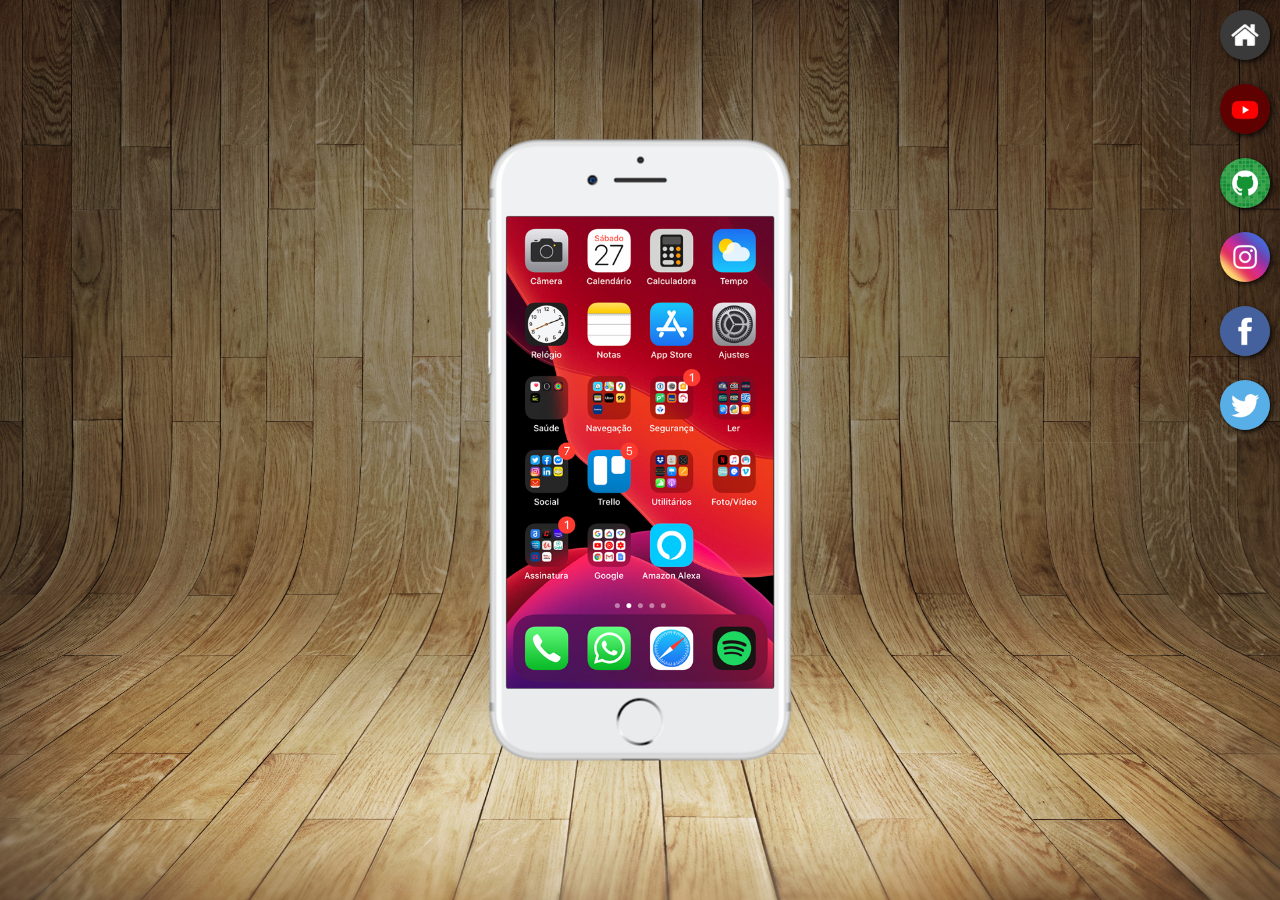
<file: index.html>
<!DOCTYPE html>
<html lang="pt-br">
<head>
    <meta charset="UTF-8">
    <meta http-equiv="X-UA-Compatible" content="IE=edge">
    <meta name="viewport" content="width=device-width, initial-scale=1.0">
    <title>Projeto Redes Sociais</title>
    <link rel="shortcut icon" href="favicon.ico" type="image/x-icon">
    <link rel="stylesheet" href="estilos/style.css">
</head>
<body>
    <main>
        <section id="telefone">
            <iframe src="home.html" name="tela" id="tela" frameborder="0">
                Seu navegador não é compatível com isso.
            </iframe>
        </section> 
        <section id="redes-sociais">
            <a href="home.html" target="tela"><img src="imagens/logo-home.jpg" alt="logo"></a><br>
            <a href="youtube.html" target="tela"><img src="imagens/logo-youtube.jpg" alt="youtube"></a><br>
            <a href="github.html" target="tela"><img src="imagens/logo-github.jpg" alt="gthub"></a><br>
            <a href="instagram.html" target="tela"><img src="imagens/logo-instagram.jpg" alt="instagram"></a><br>
            <a href="facebook.html" target="tela"><img src="imagens/logo-facebook.jpg" alt="facebook"></a><br>
            <a href="twitter.html" target="tela"><img src="imagens/logo-twitter.jpg" alt="twitter"></a>
        </section>
    </main>
</body>
</html>
</file>
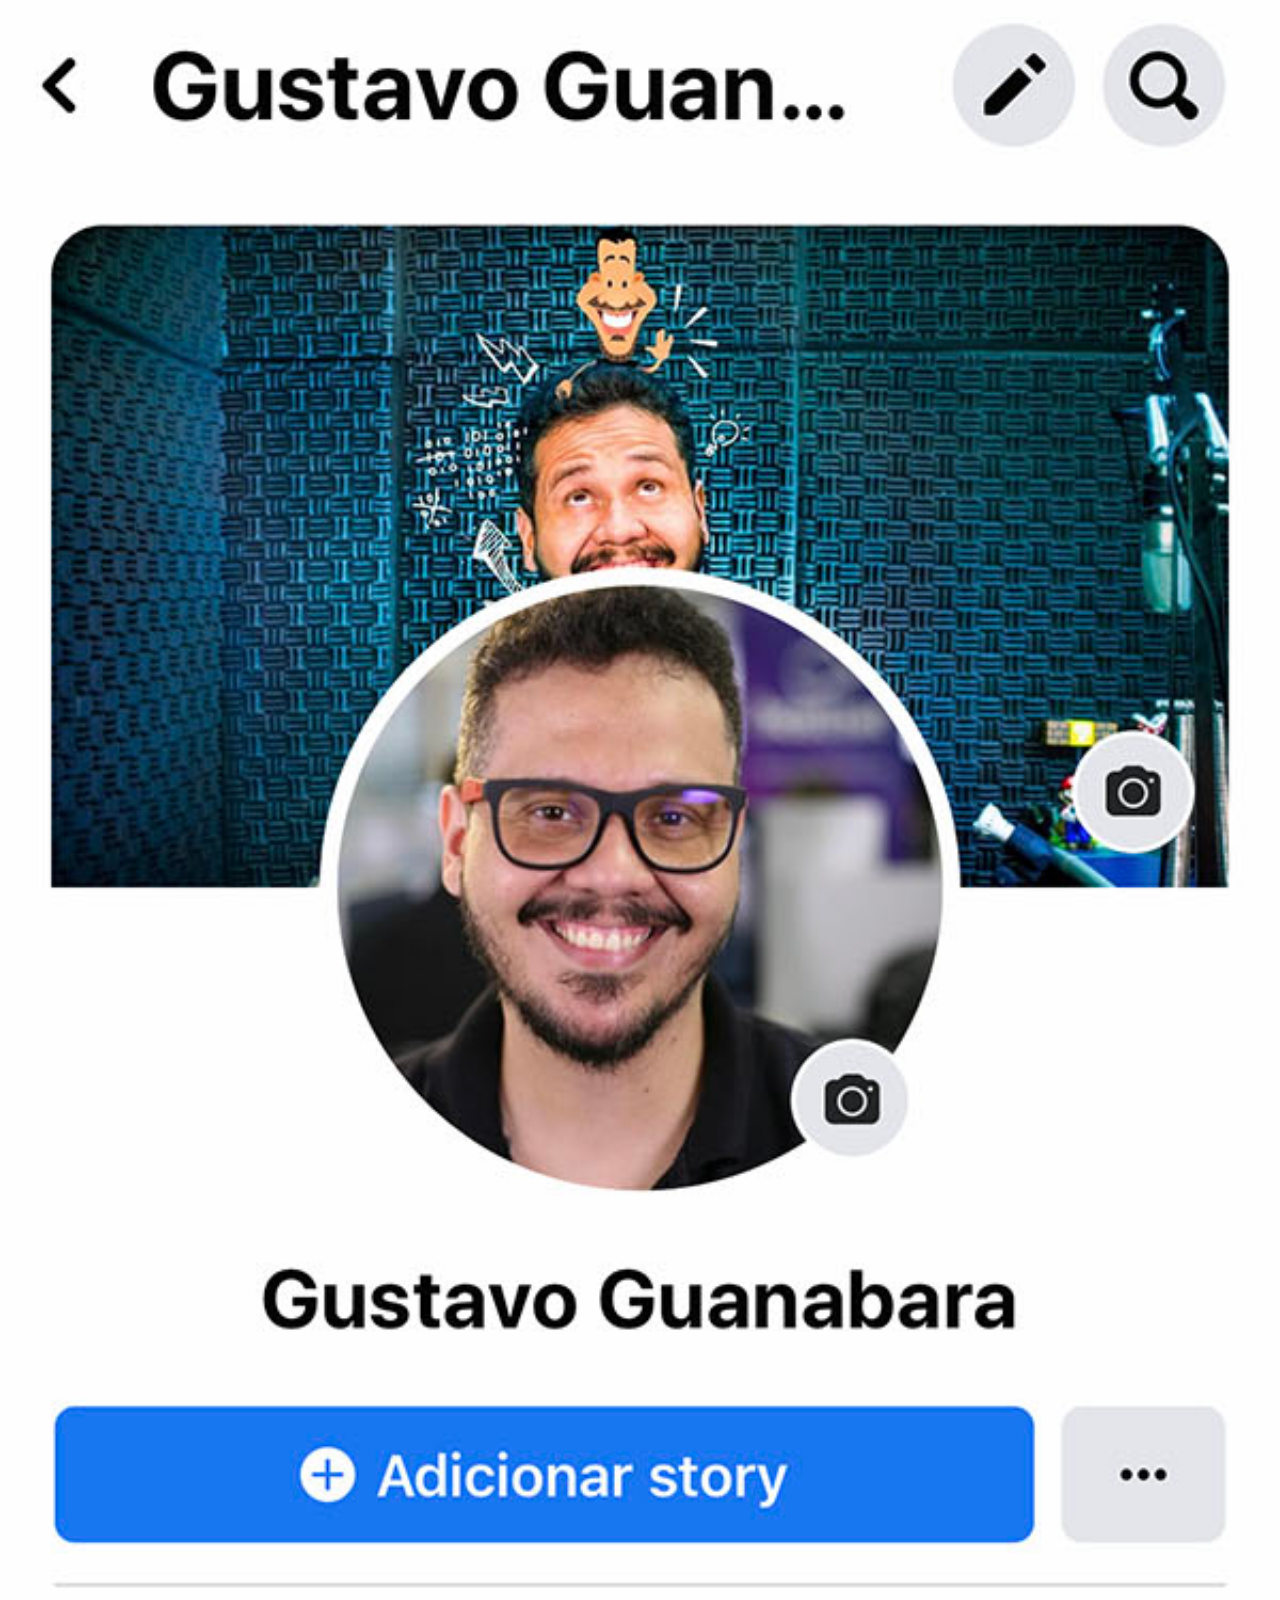
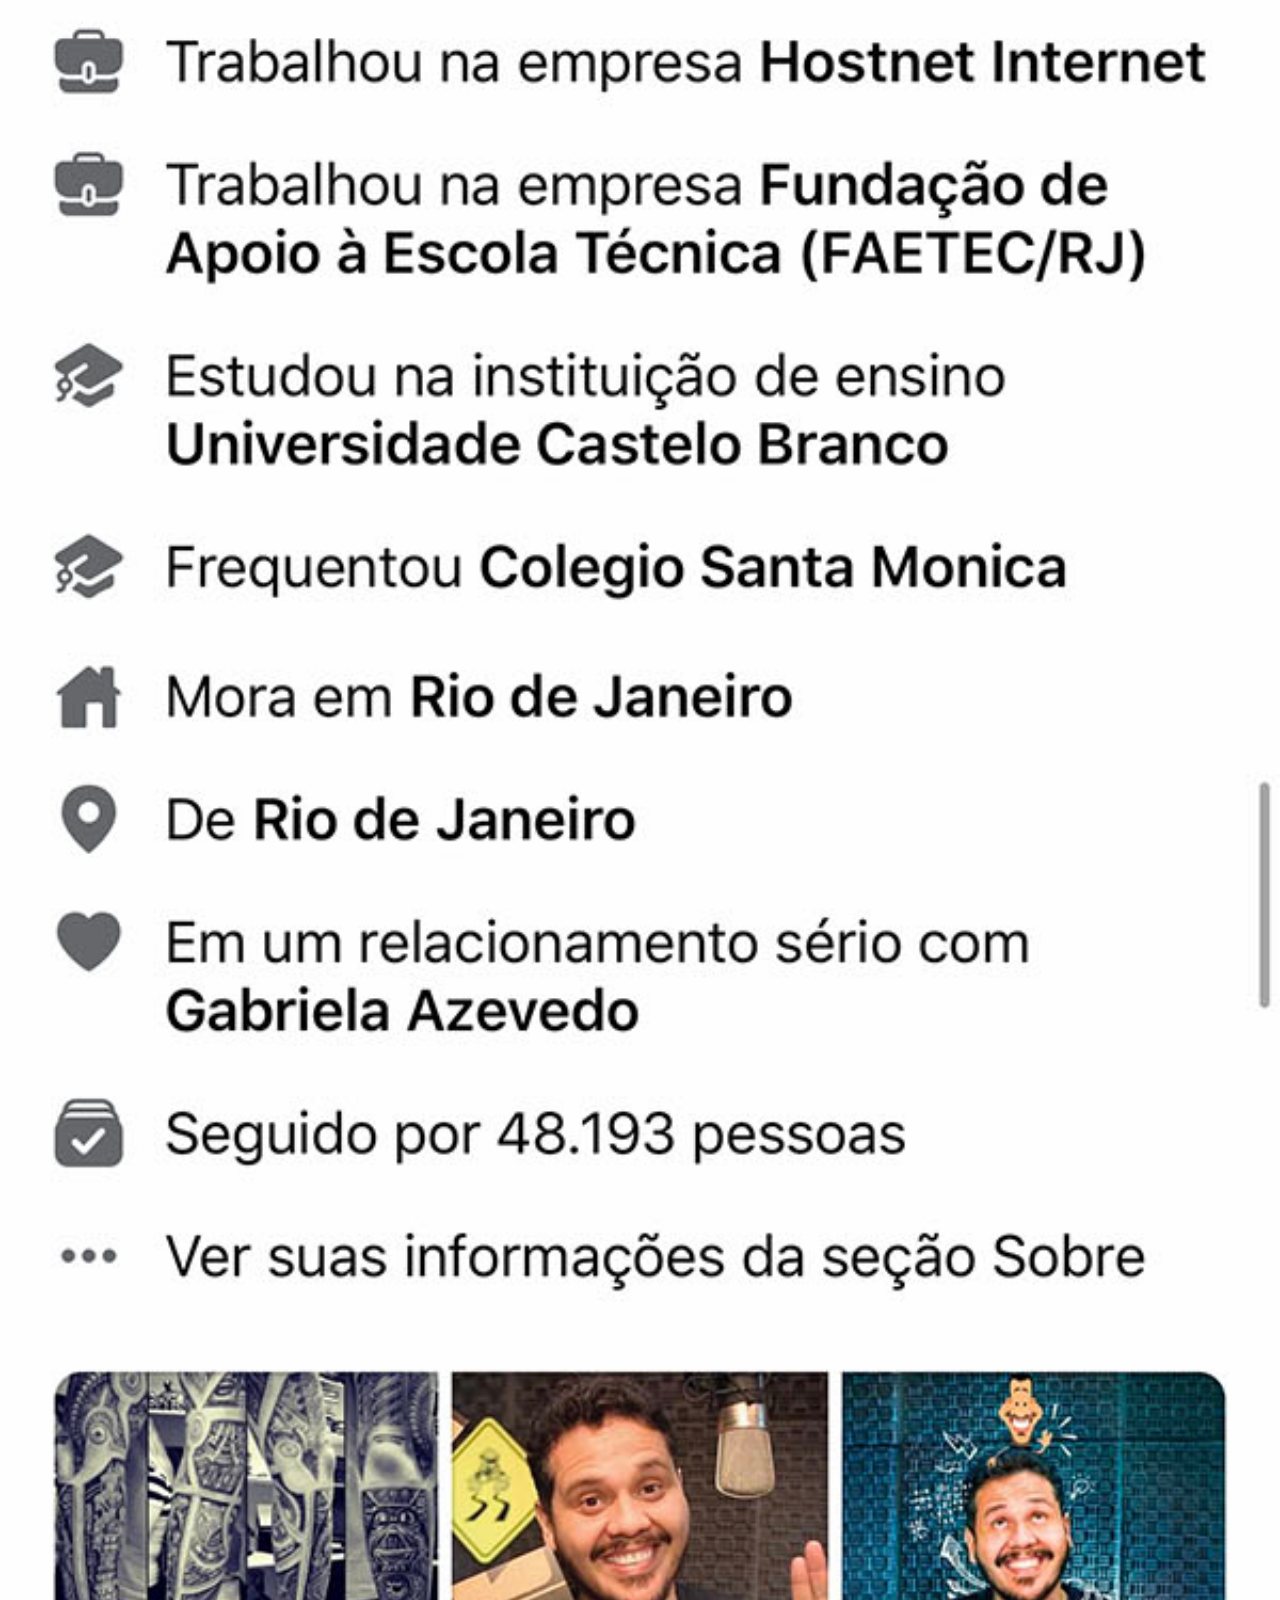
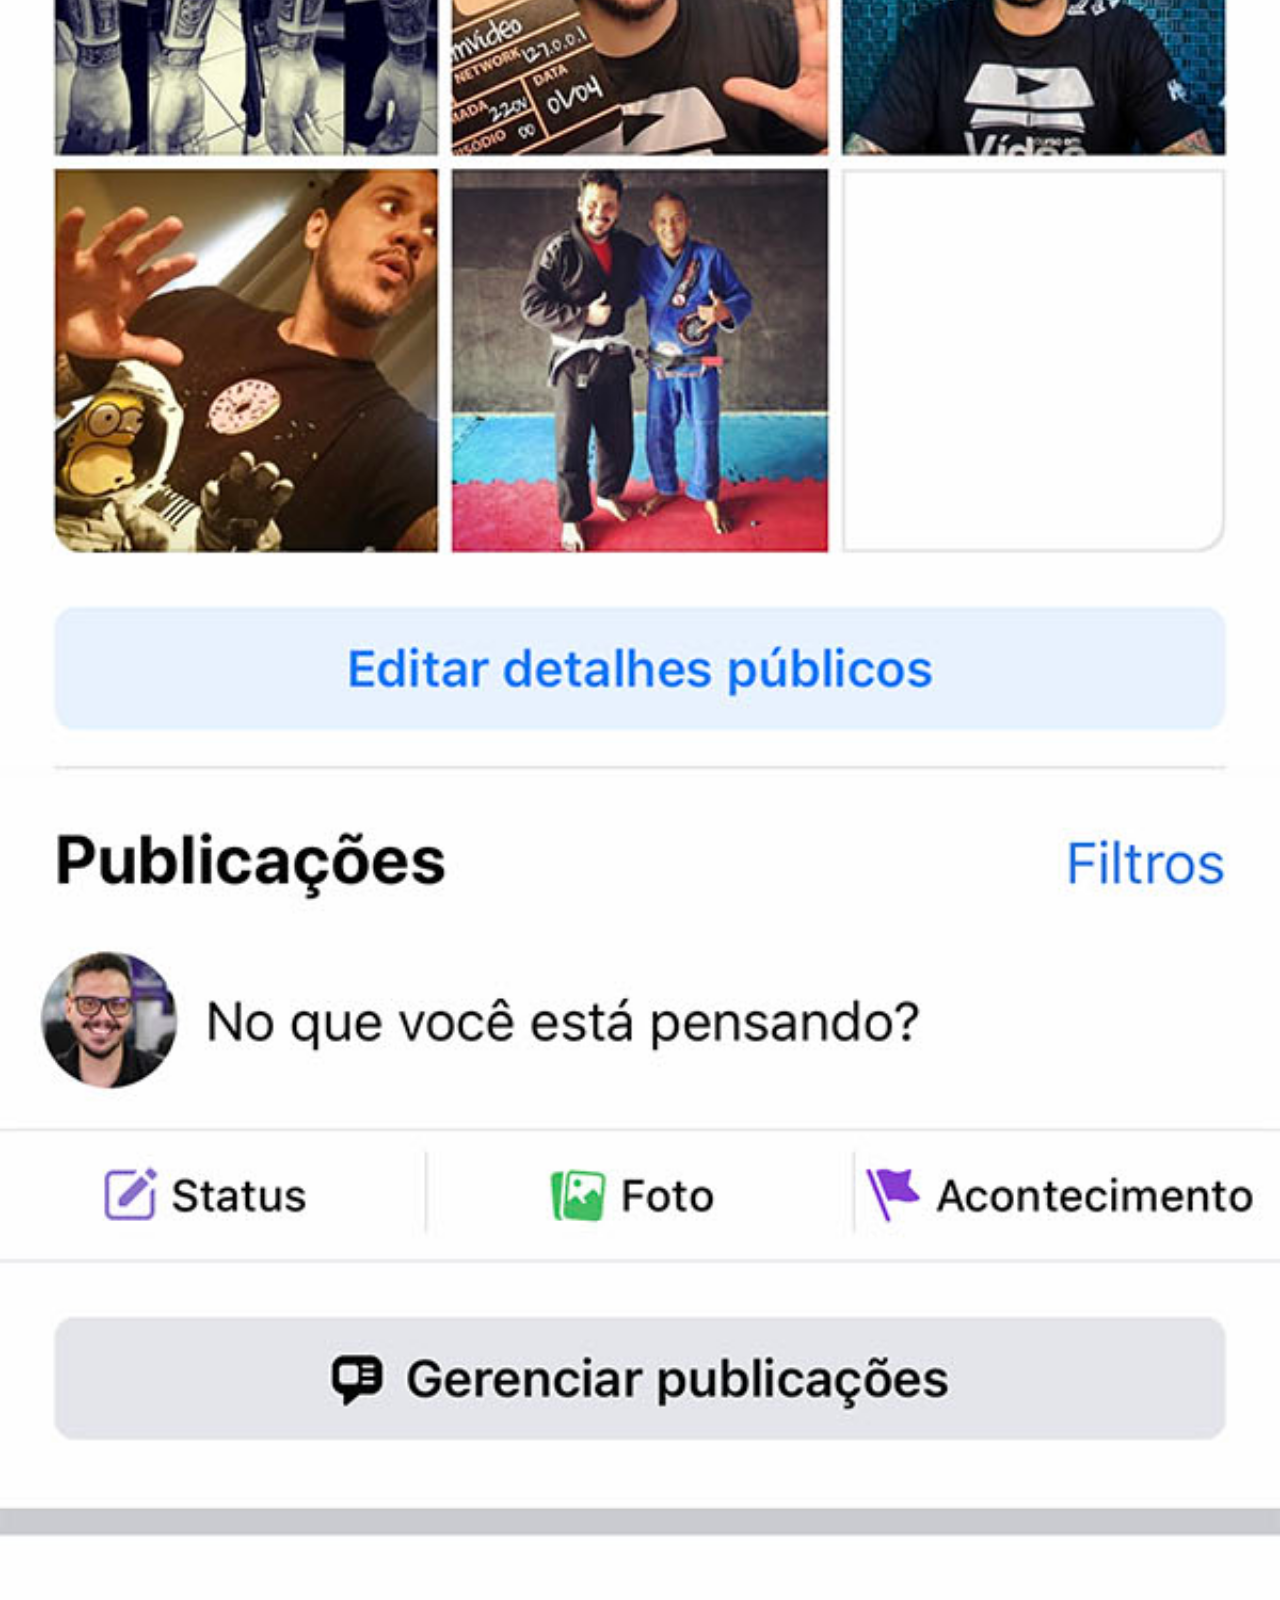
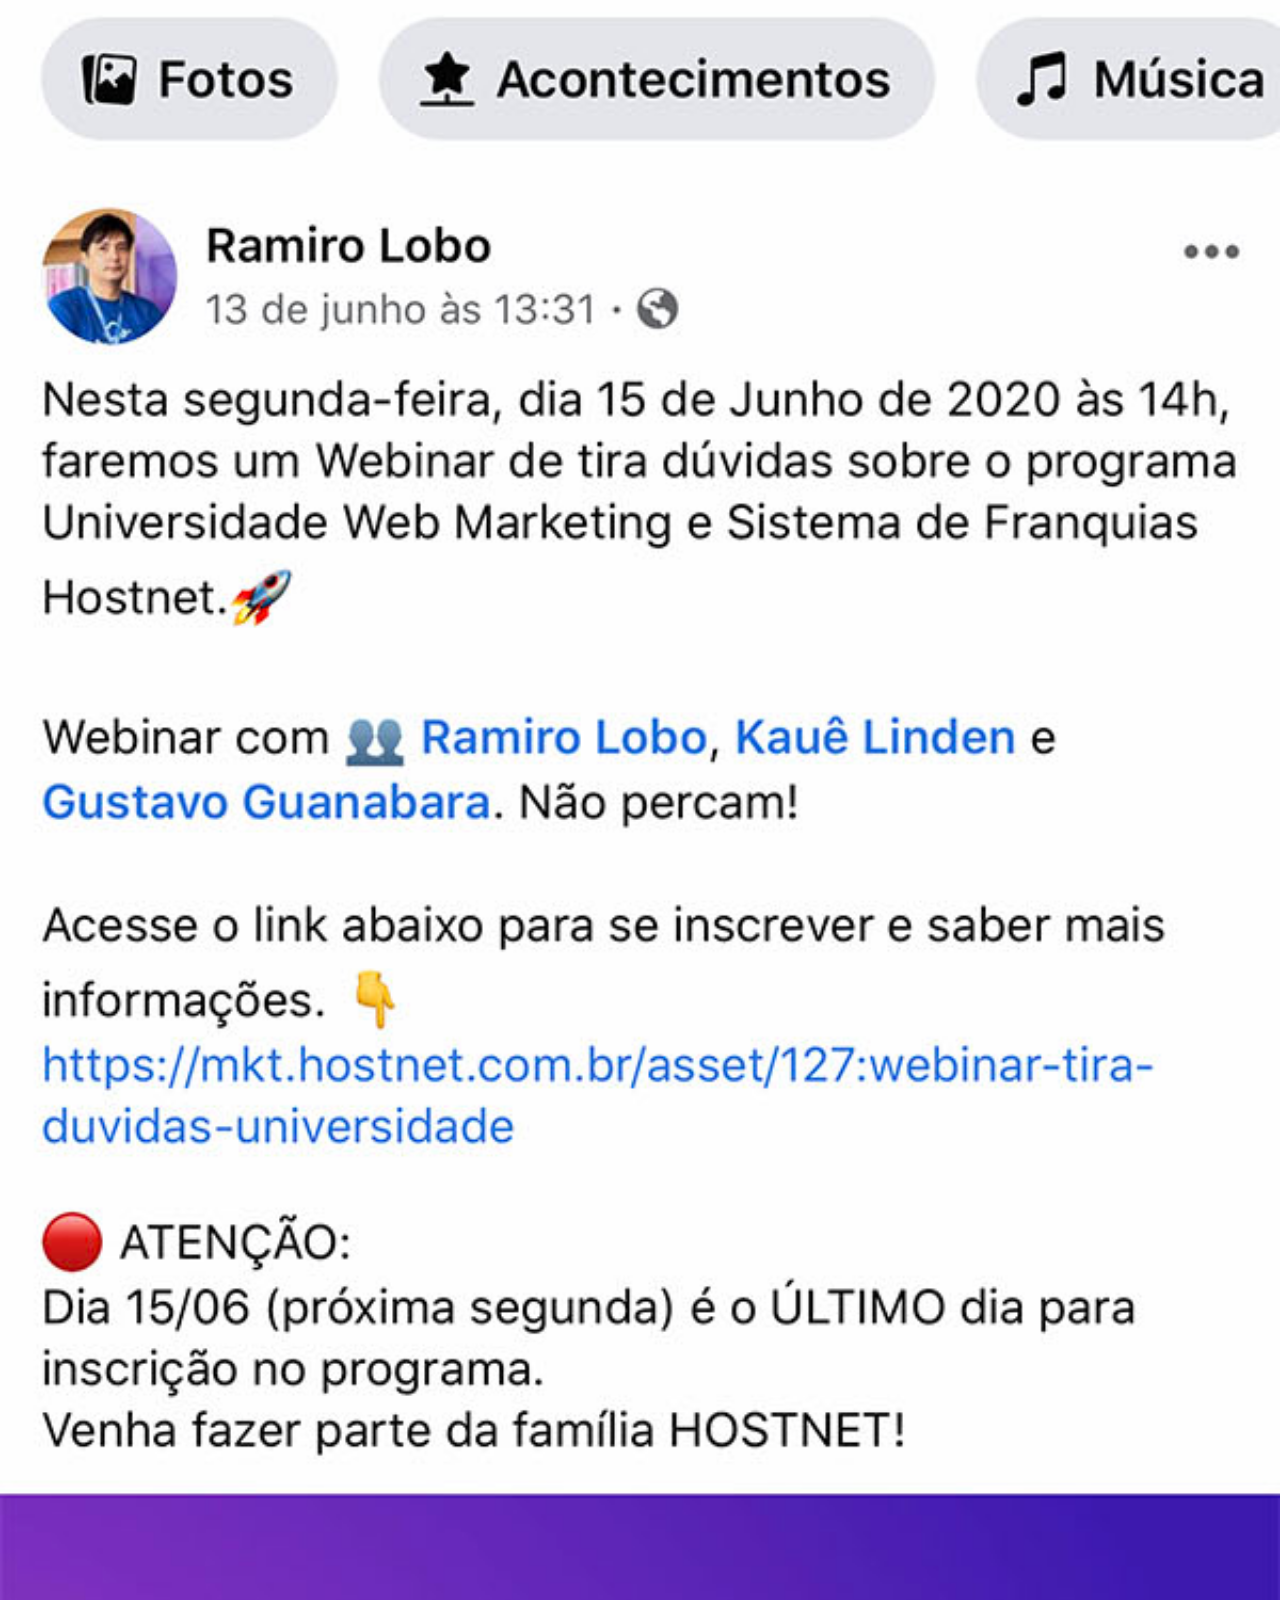
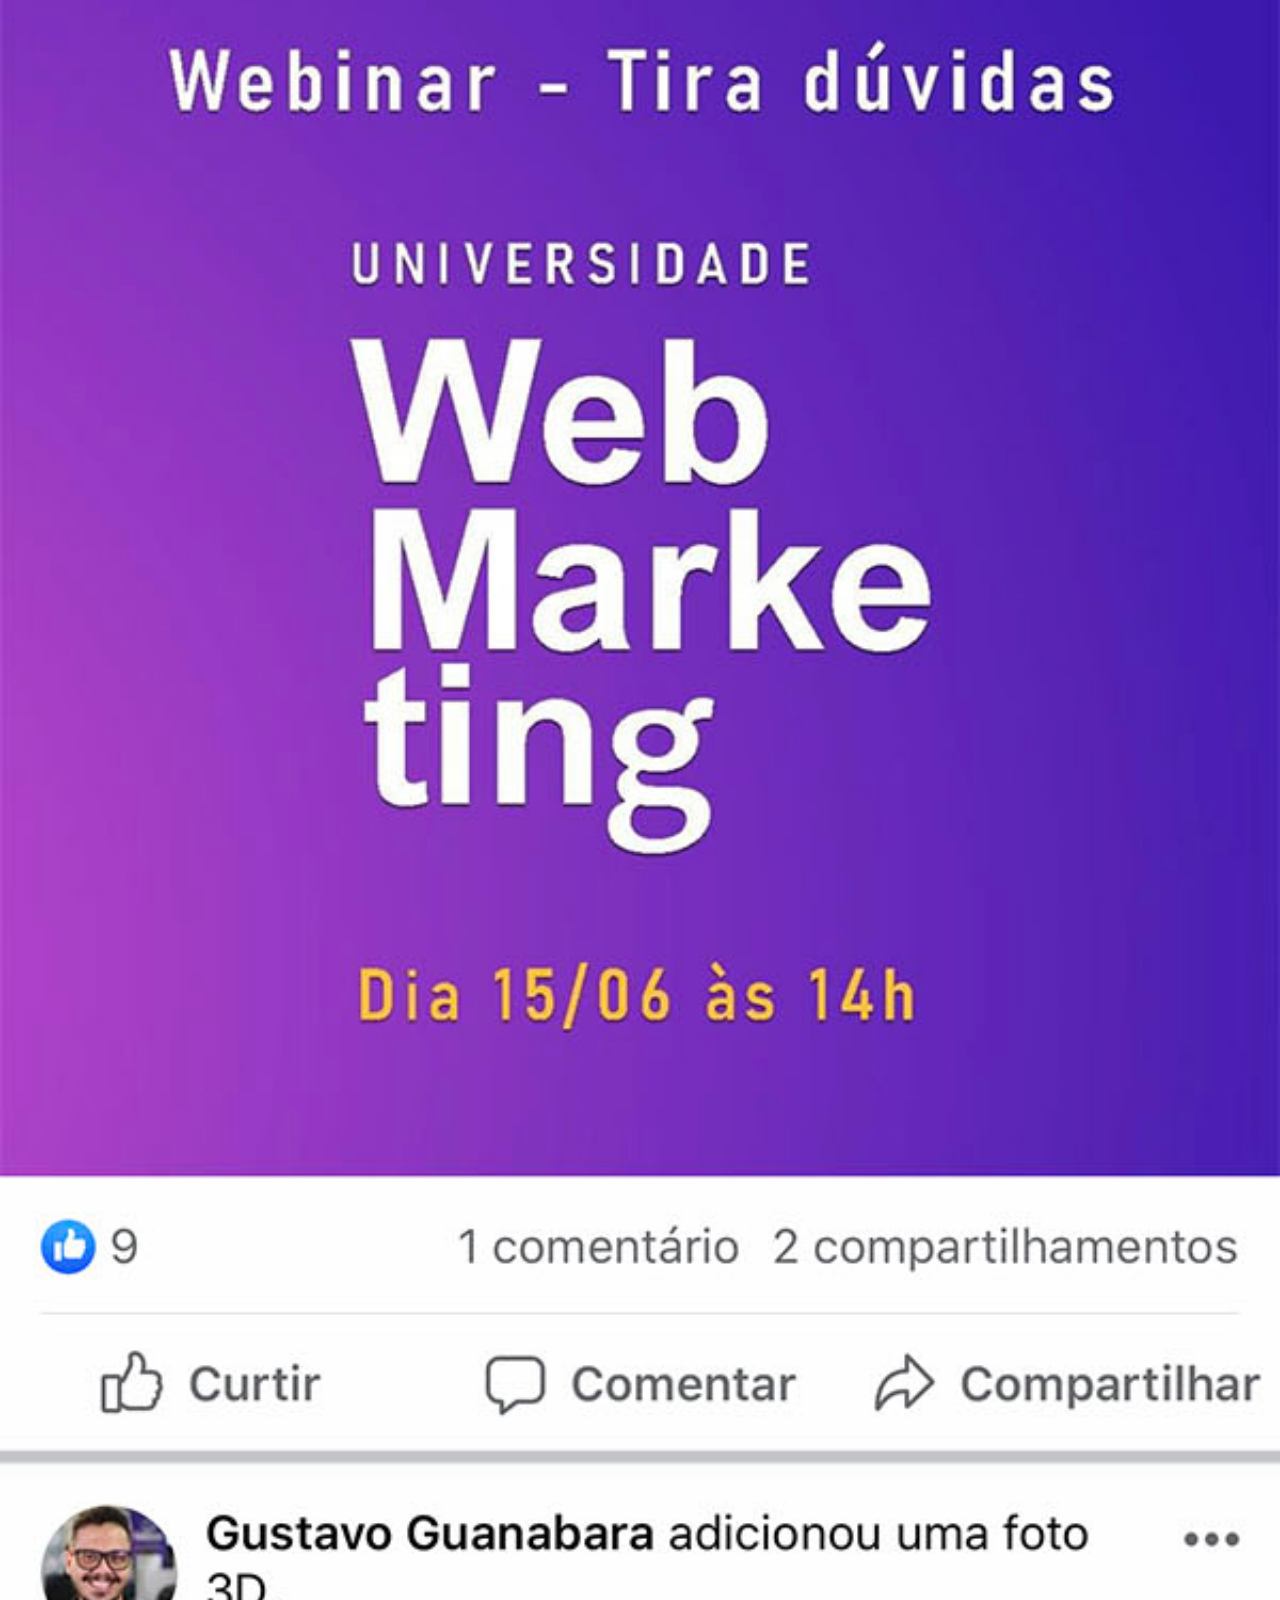
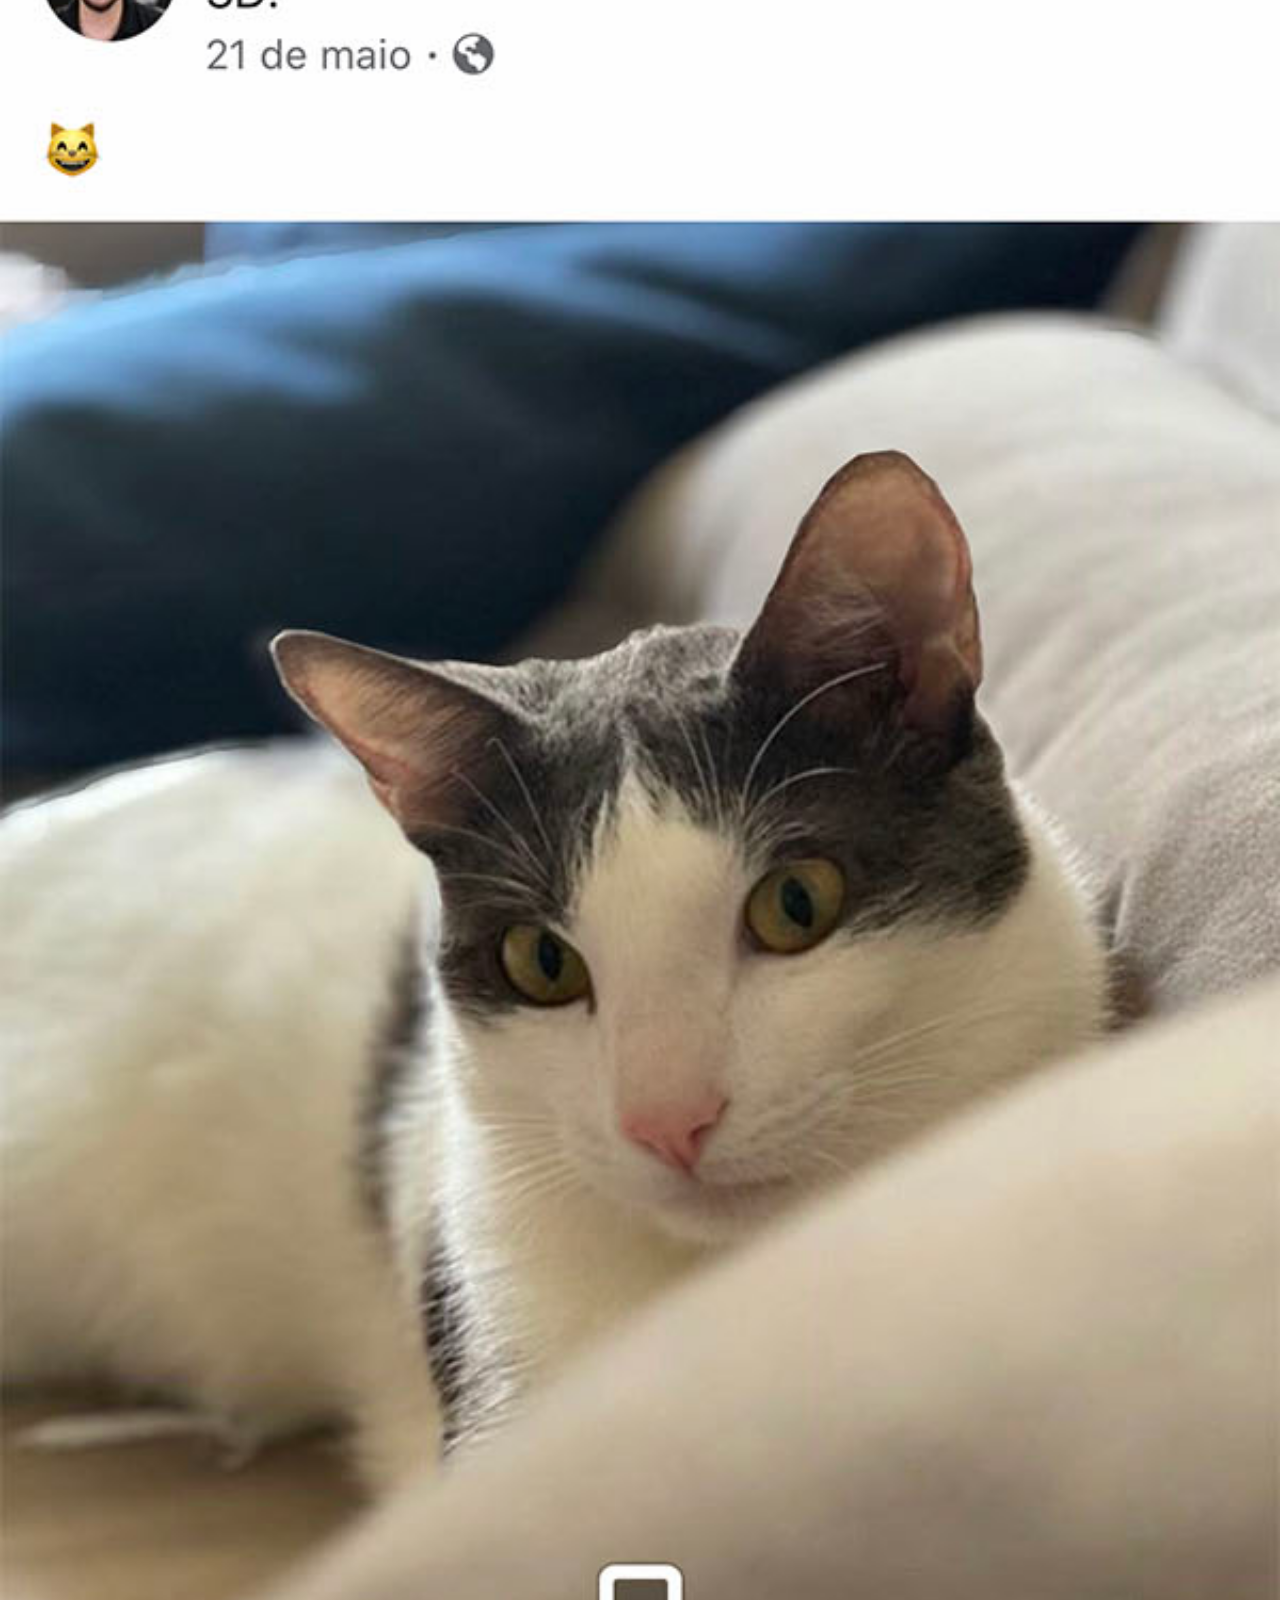
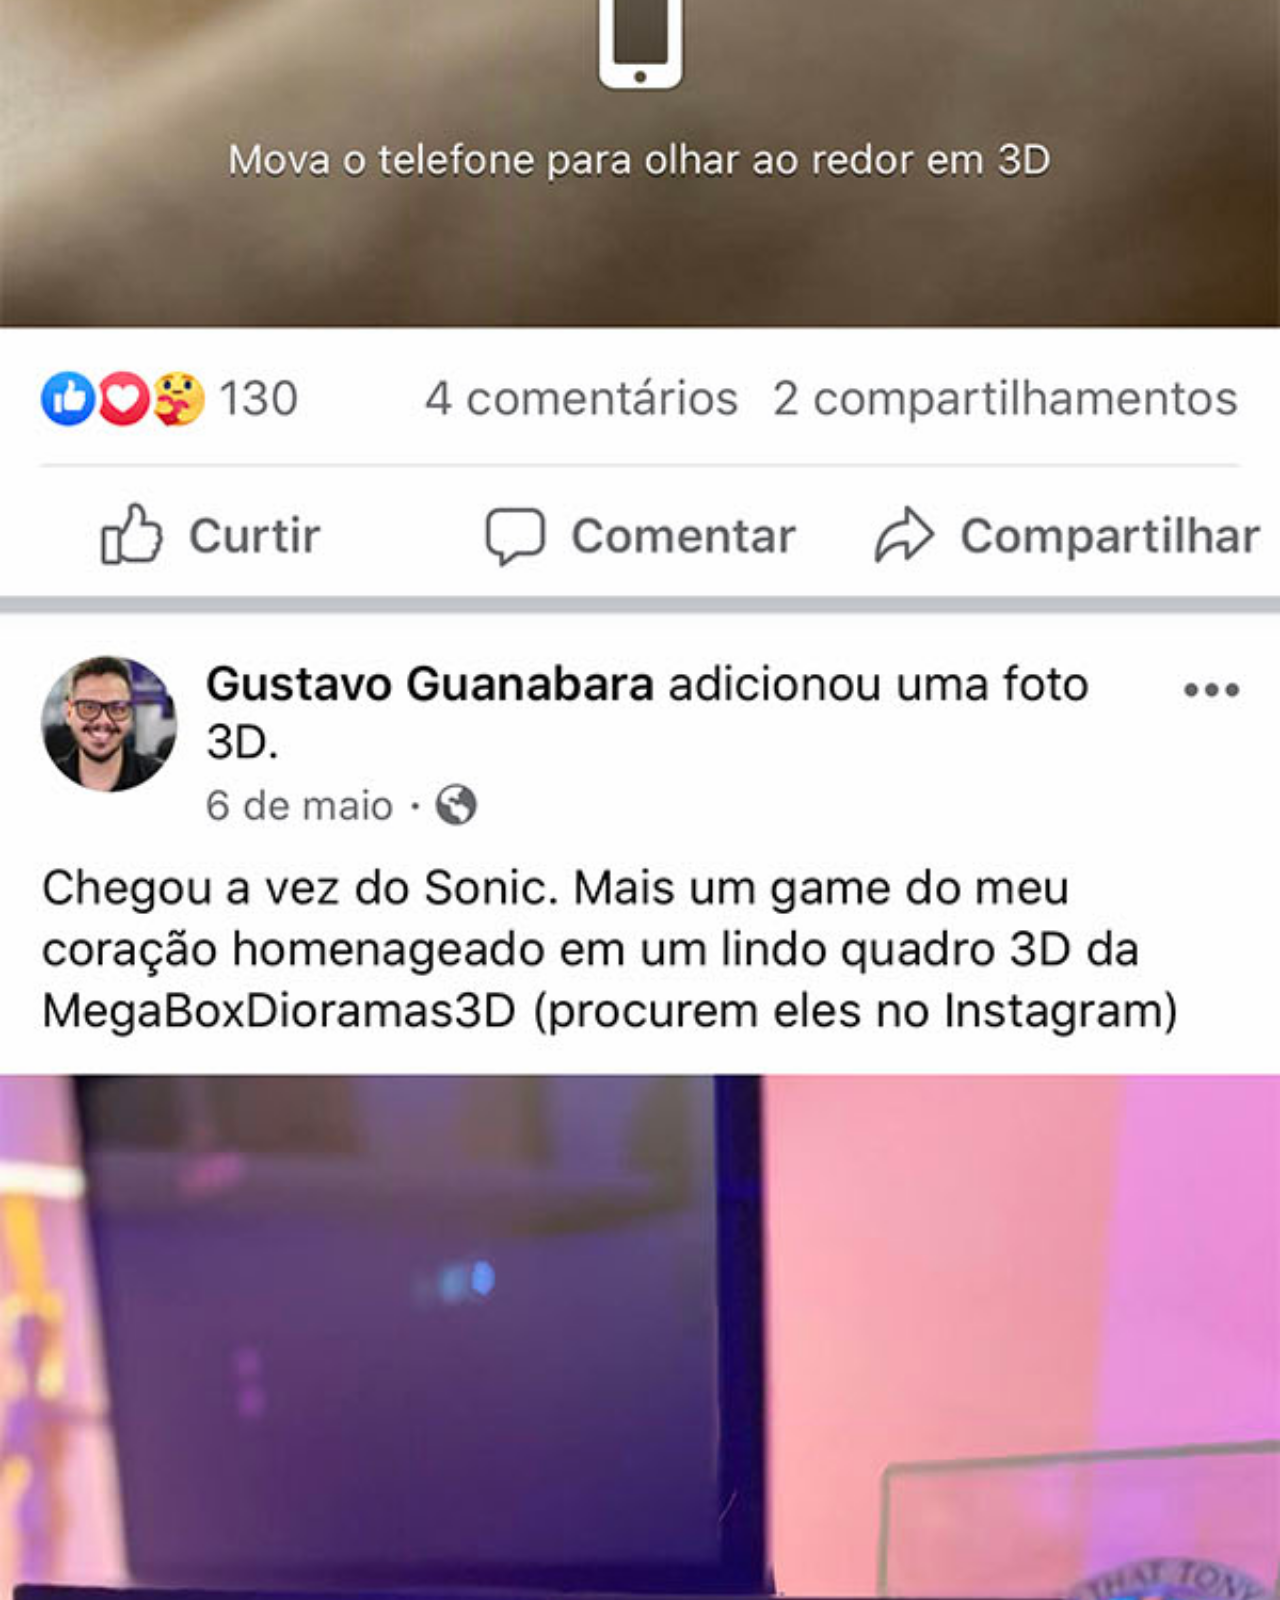
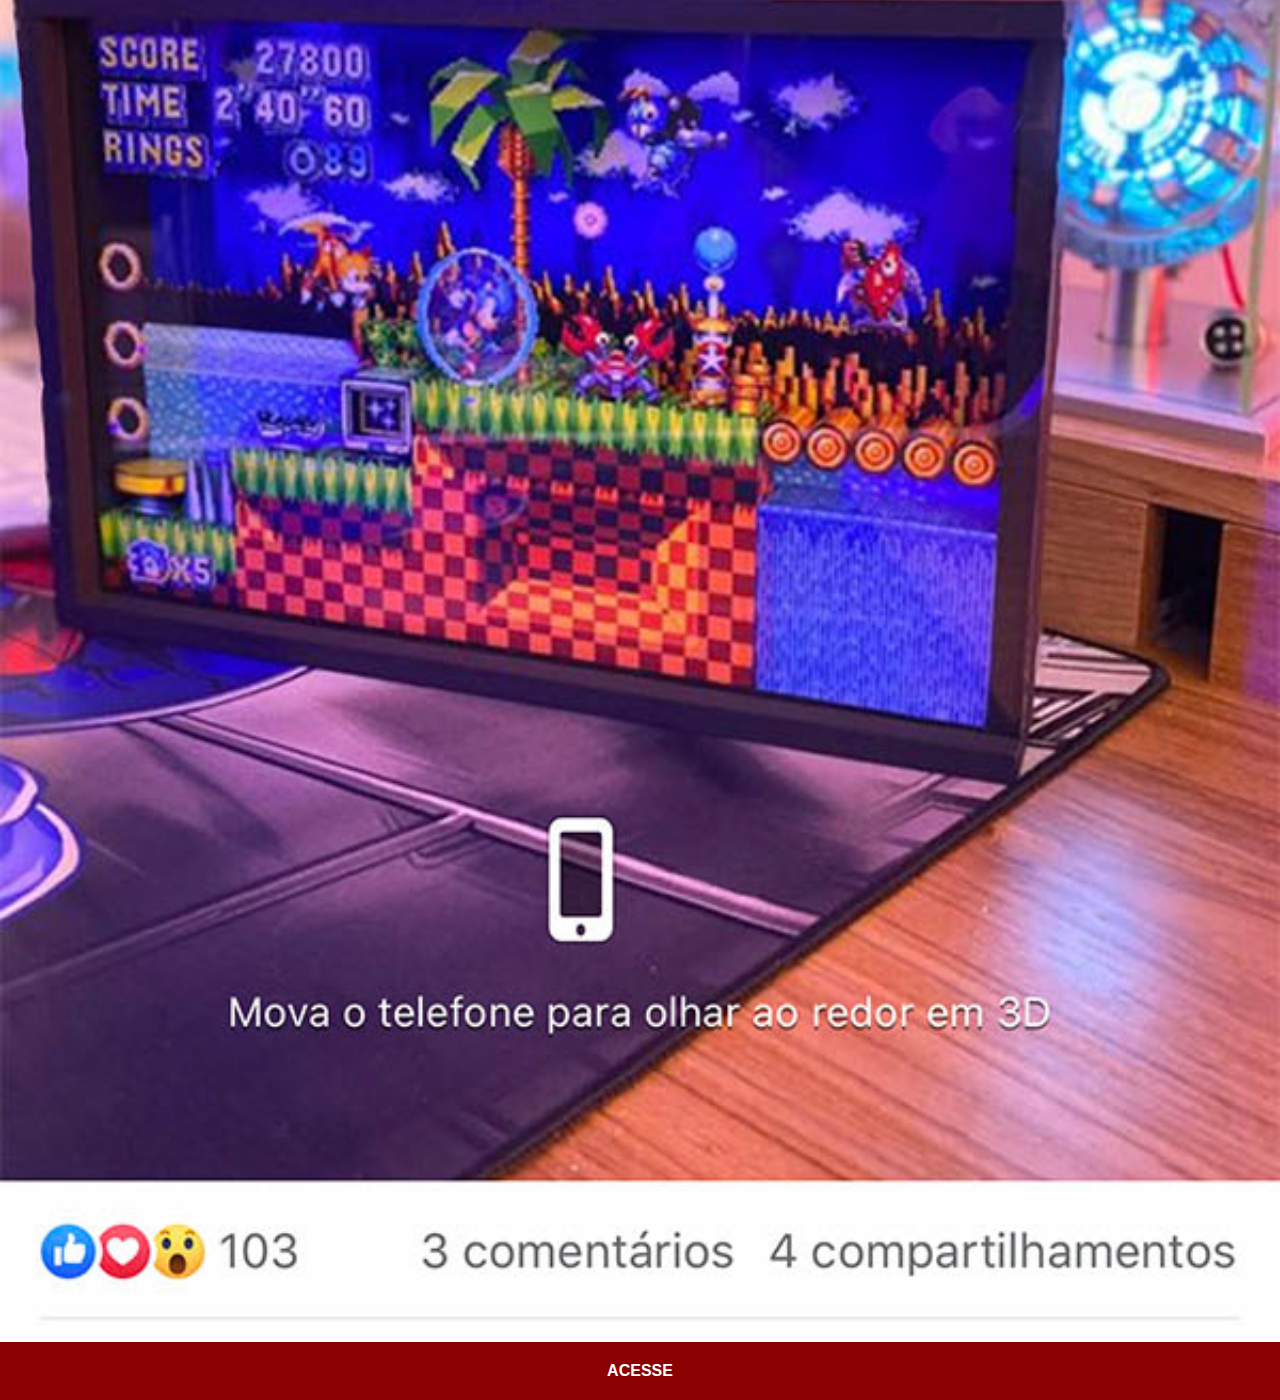
<file: facebook.html>
<!DOCTYPE html>
<html lang="pt-br">
<head>
    <meta charset="UTF-8">
    <meta http-equiv="X-UA-Compatible" content="IE=edge">
    <meta name="viewport" content="width=device-width, initial-scale=1.0">
    <title>Facebook</title>
    <link rel="stylesheet" href="estilos/social.css">
</head>
<body>
    <img src="imagens/tela-facebook.jpg" alt="">
    <a href="https://www.facebook.com/gustavoguanabara" target="_blank">ACESSE</a>
</body>
</html>
</file>
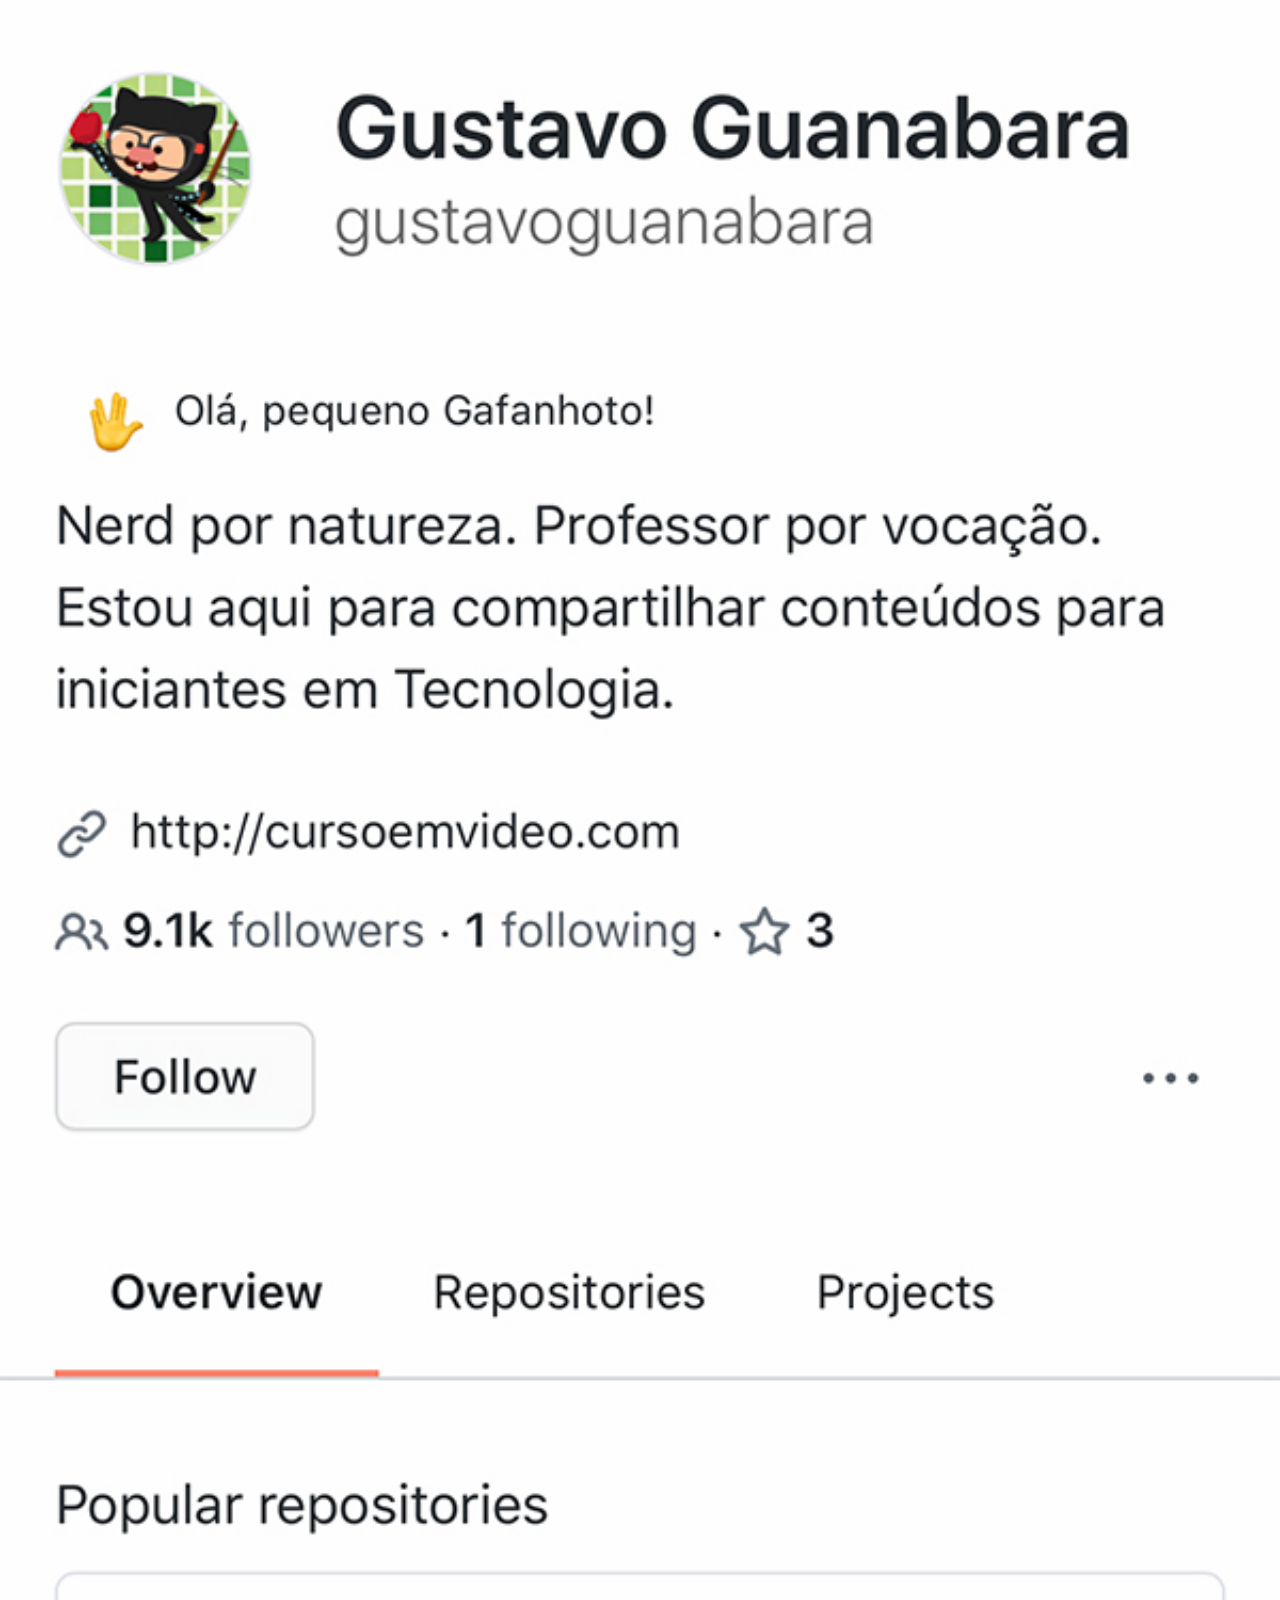
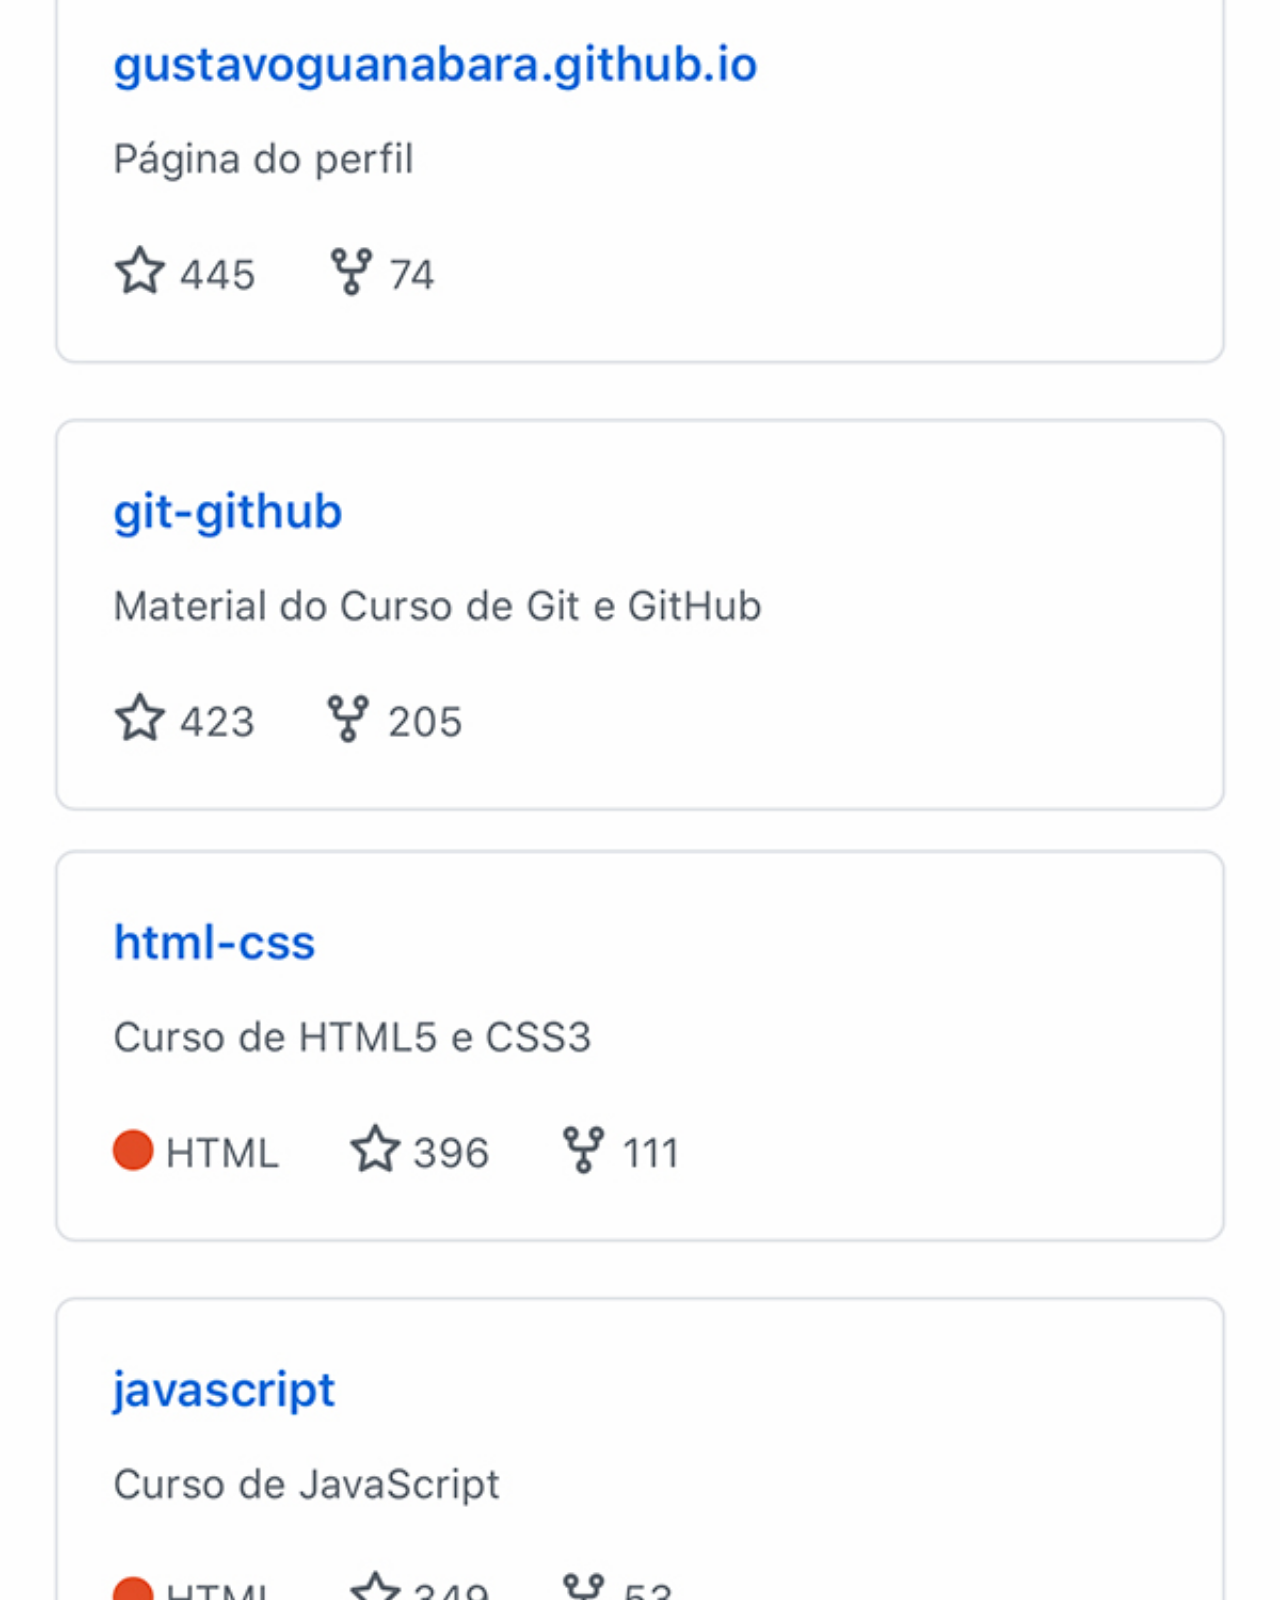
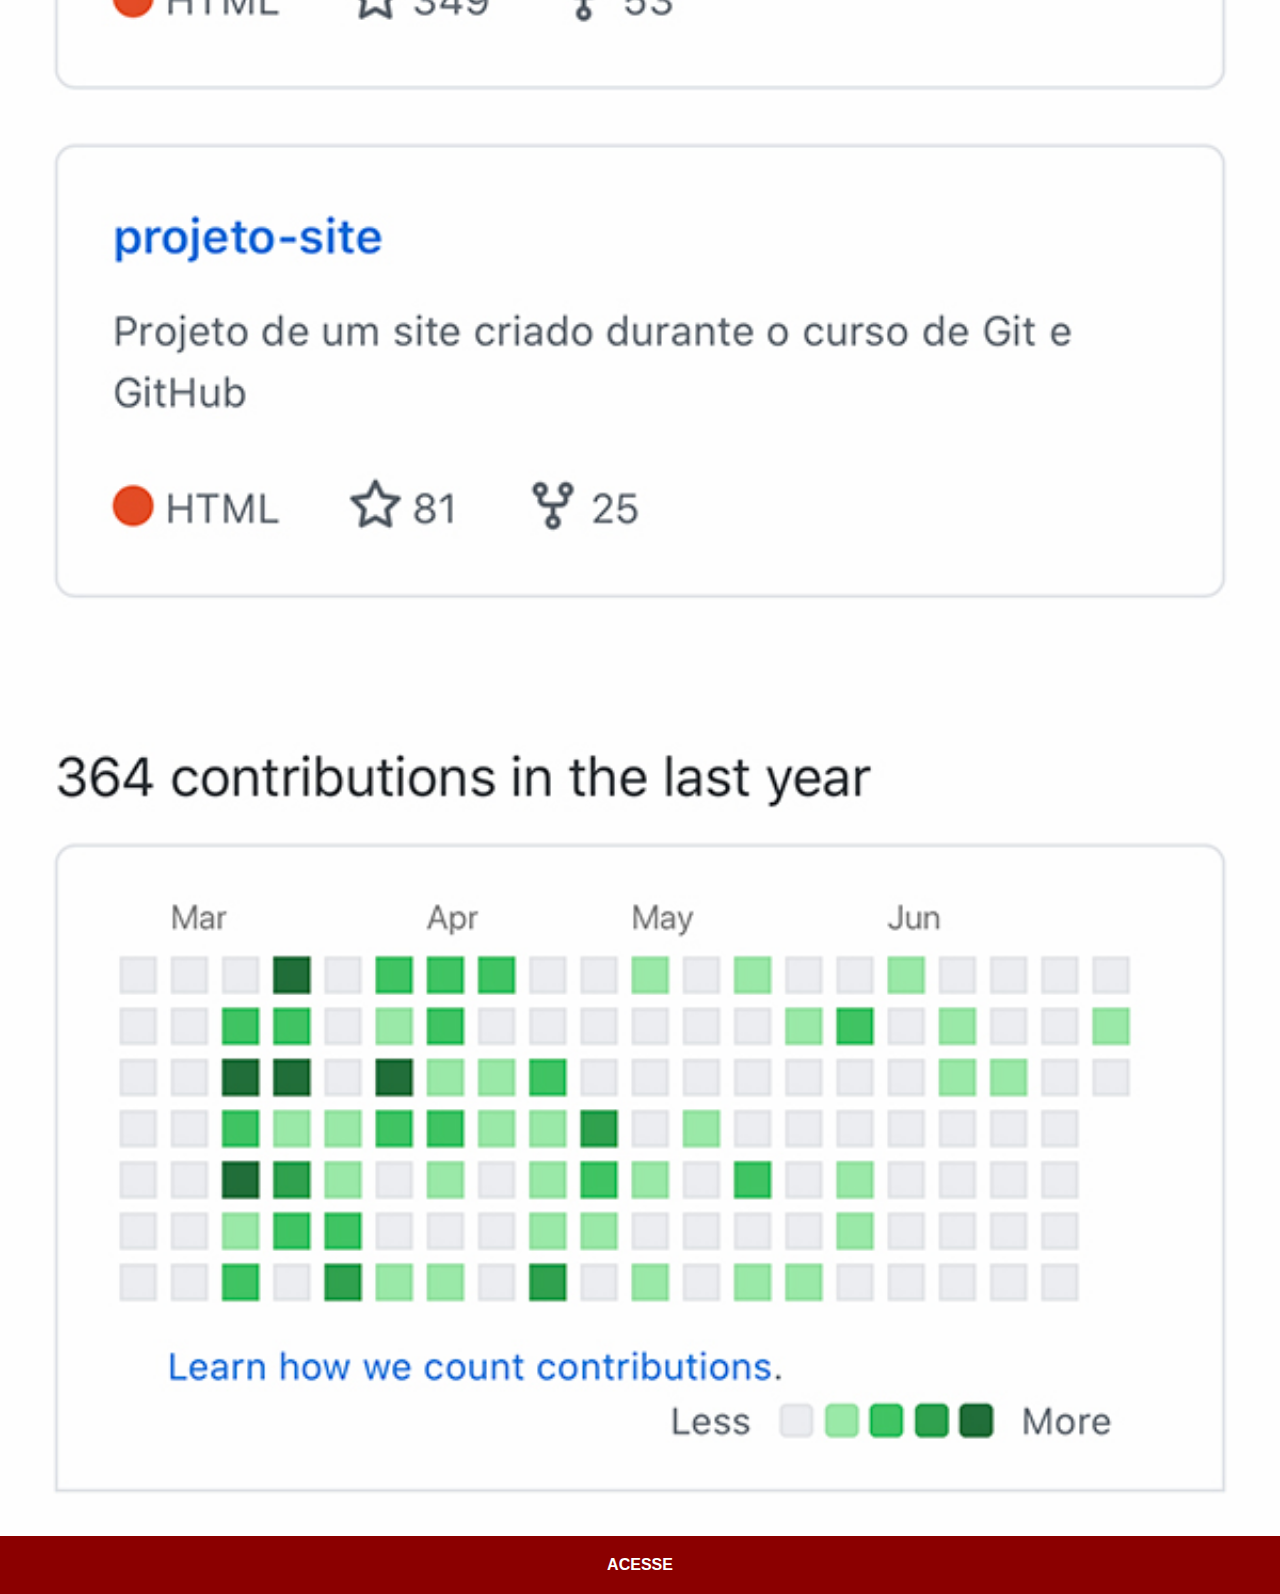
<file: github.html>
<!DOCTYPE html>
<html lang="pt-br">
<head>
    <meta charset="UTF-8">
    <meta http-equiv="X-UA-Compatible" content="IE=edge">
    <meta name="viewport" content="width=device-width, initial-scale=1.0">
    <title>Github</title>
    <link rel="stylesheet" href="estilos/social.css">
</head>
<body>
    <img src="imagens/tela-github.jpg" alt="Github">
    <a href="https://github.com/gustavoguanabara" target="_blank">ACESSE</a>
</body>
</html>
</file>
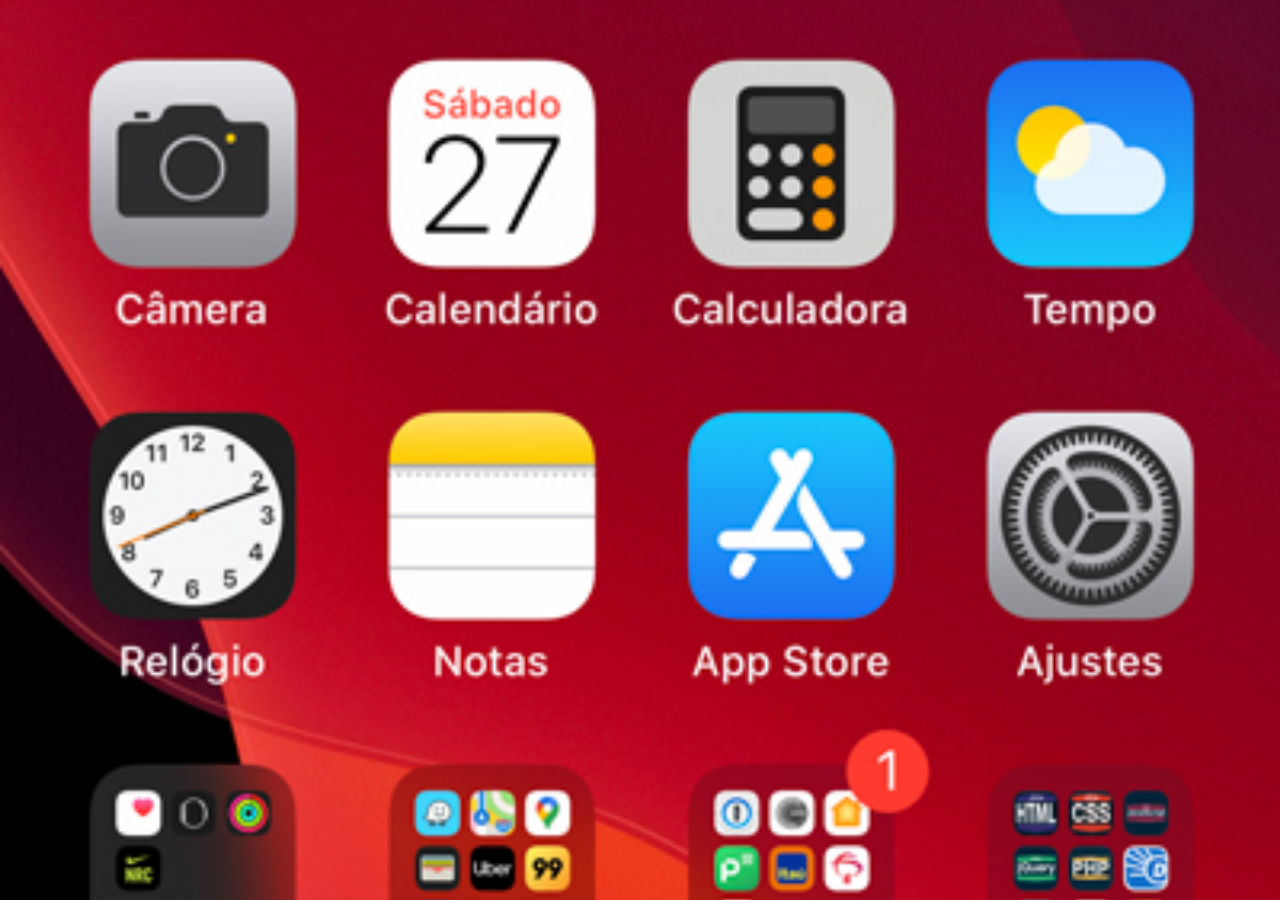
<file: home.html>
<!DOCTYPE html>
<html lang="pt-br">
<head>
    <meta charset="UTF-8">
    <meta http-equiv="X-UA-Compatible" content="IE=edge">
    <meta name="viewport" content="width=device-width, initial-scale=1.0">
    <title>Home</title>
    <style>
        *{
            margin: 0px;
            padding: 0px;
        }

        body{
            width: 100vw;
            height: 100vh;
            background: black url(imagens/tela-home.jpg) no-repeat top center;
            background-size: cover;
        }
    </style>
</head>
<body>
    
</body>
</html>
</file>
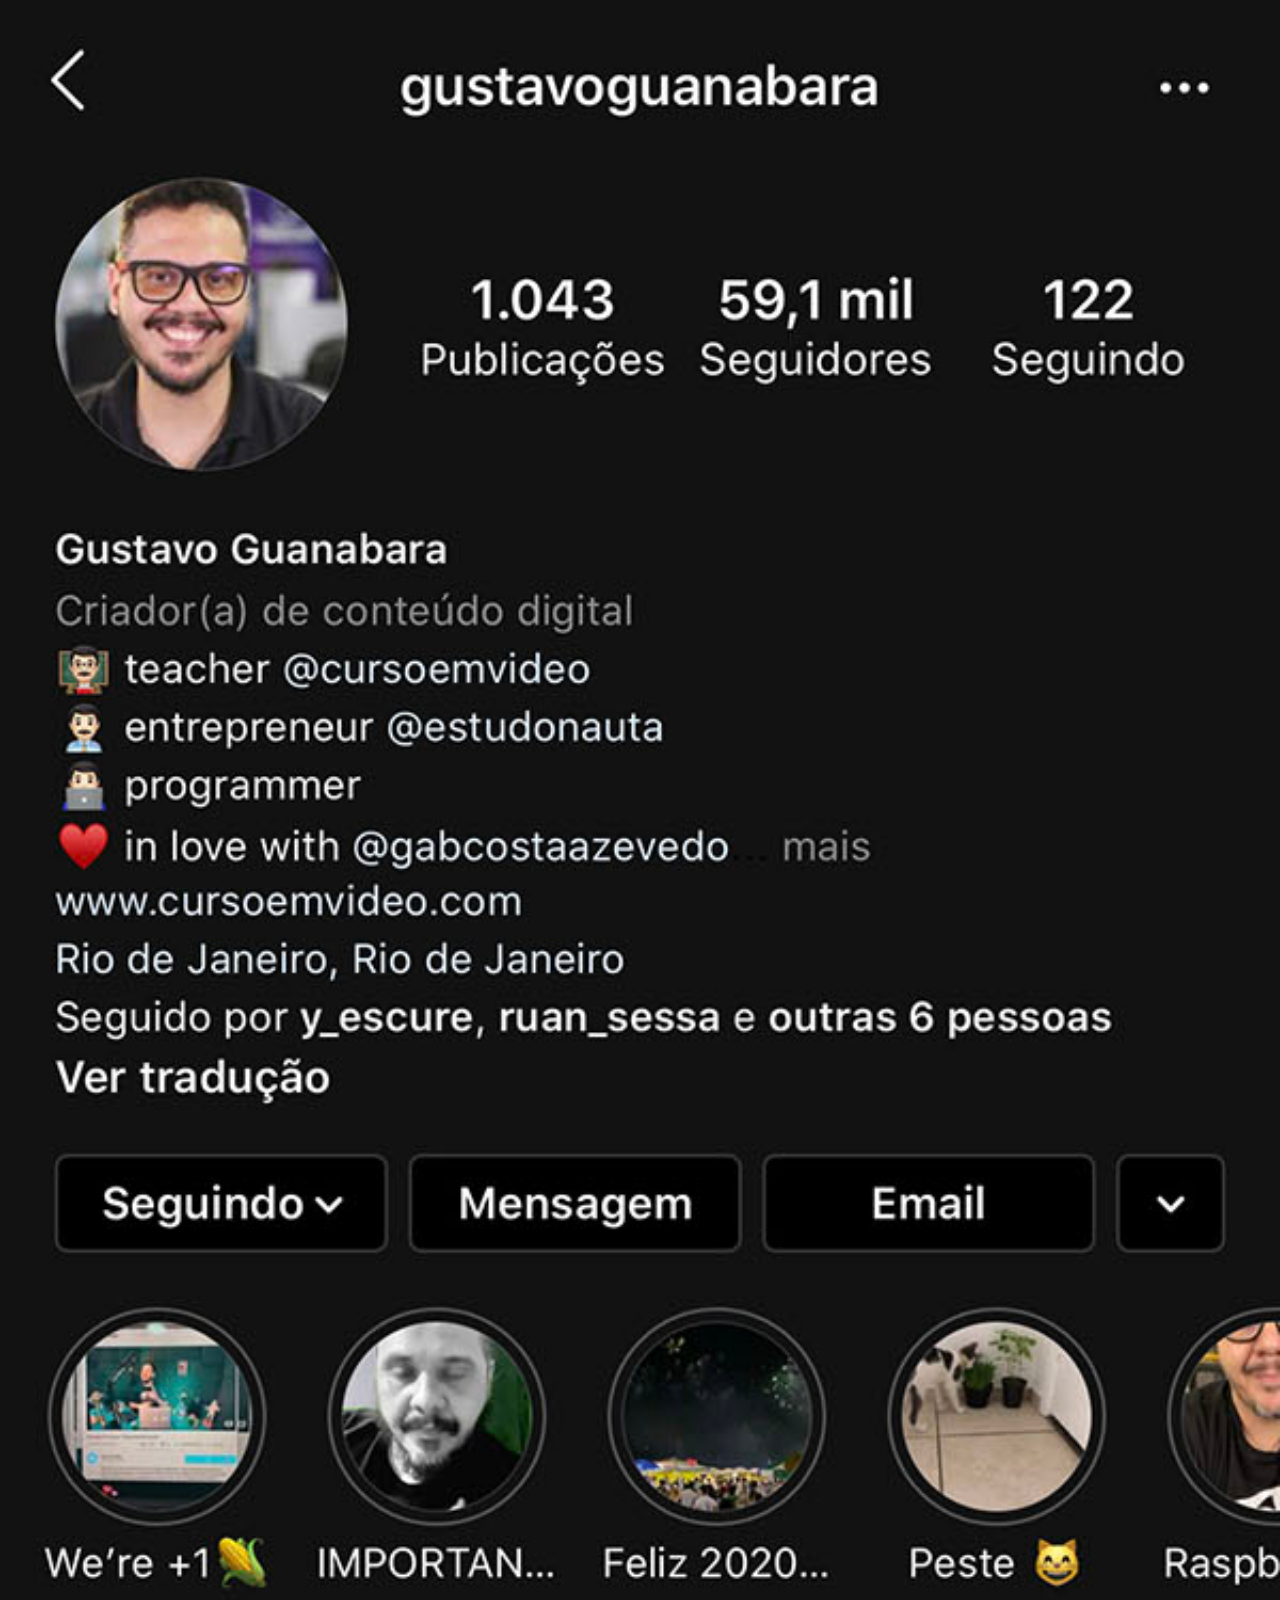
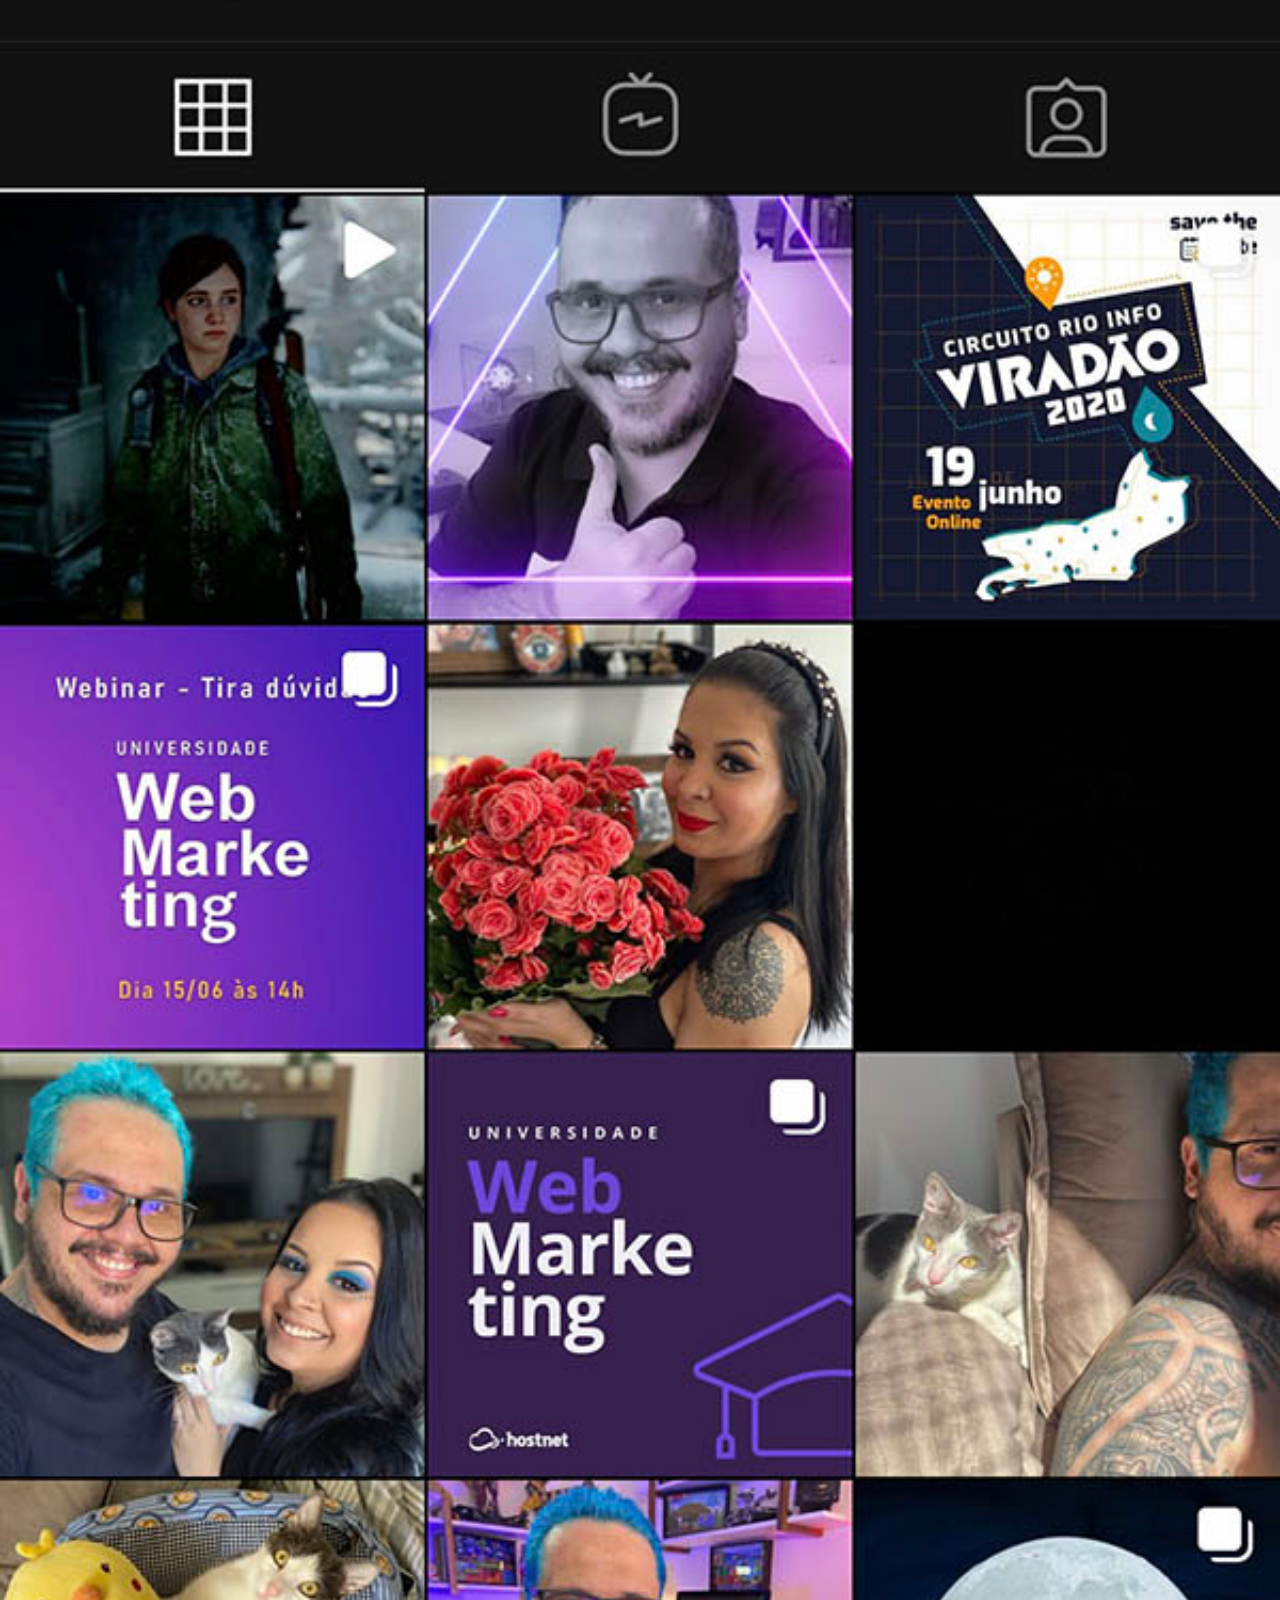
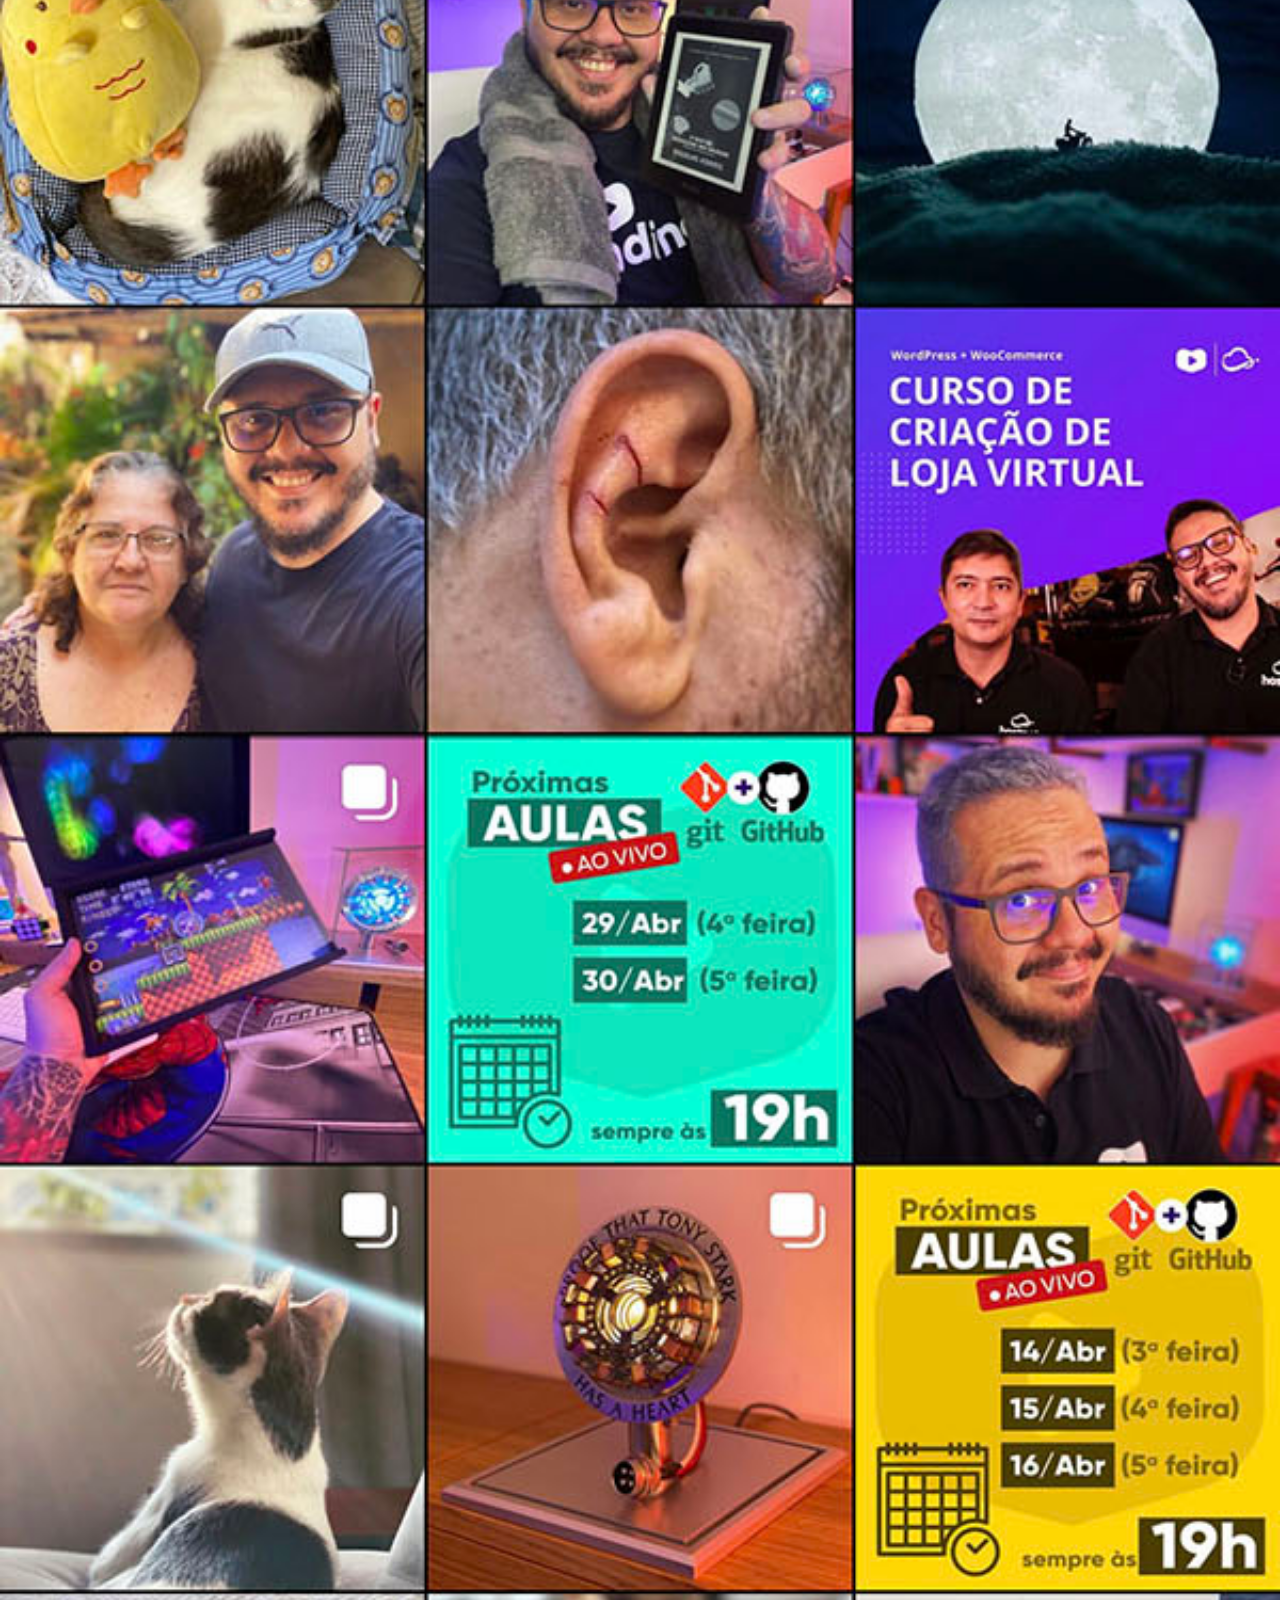
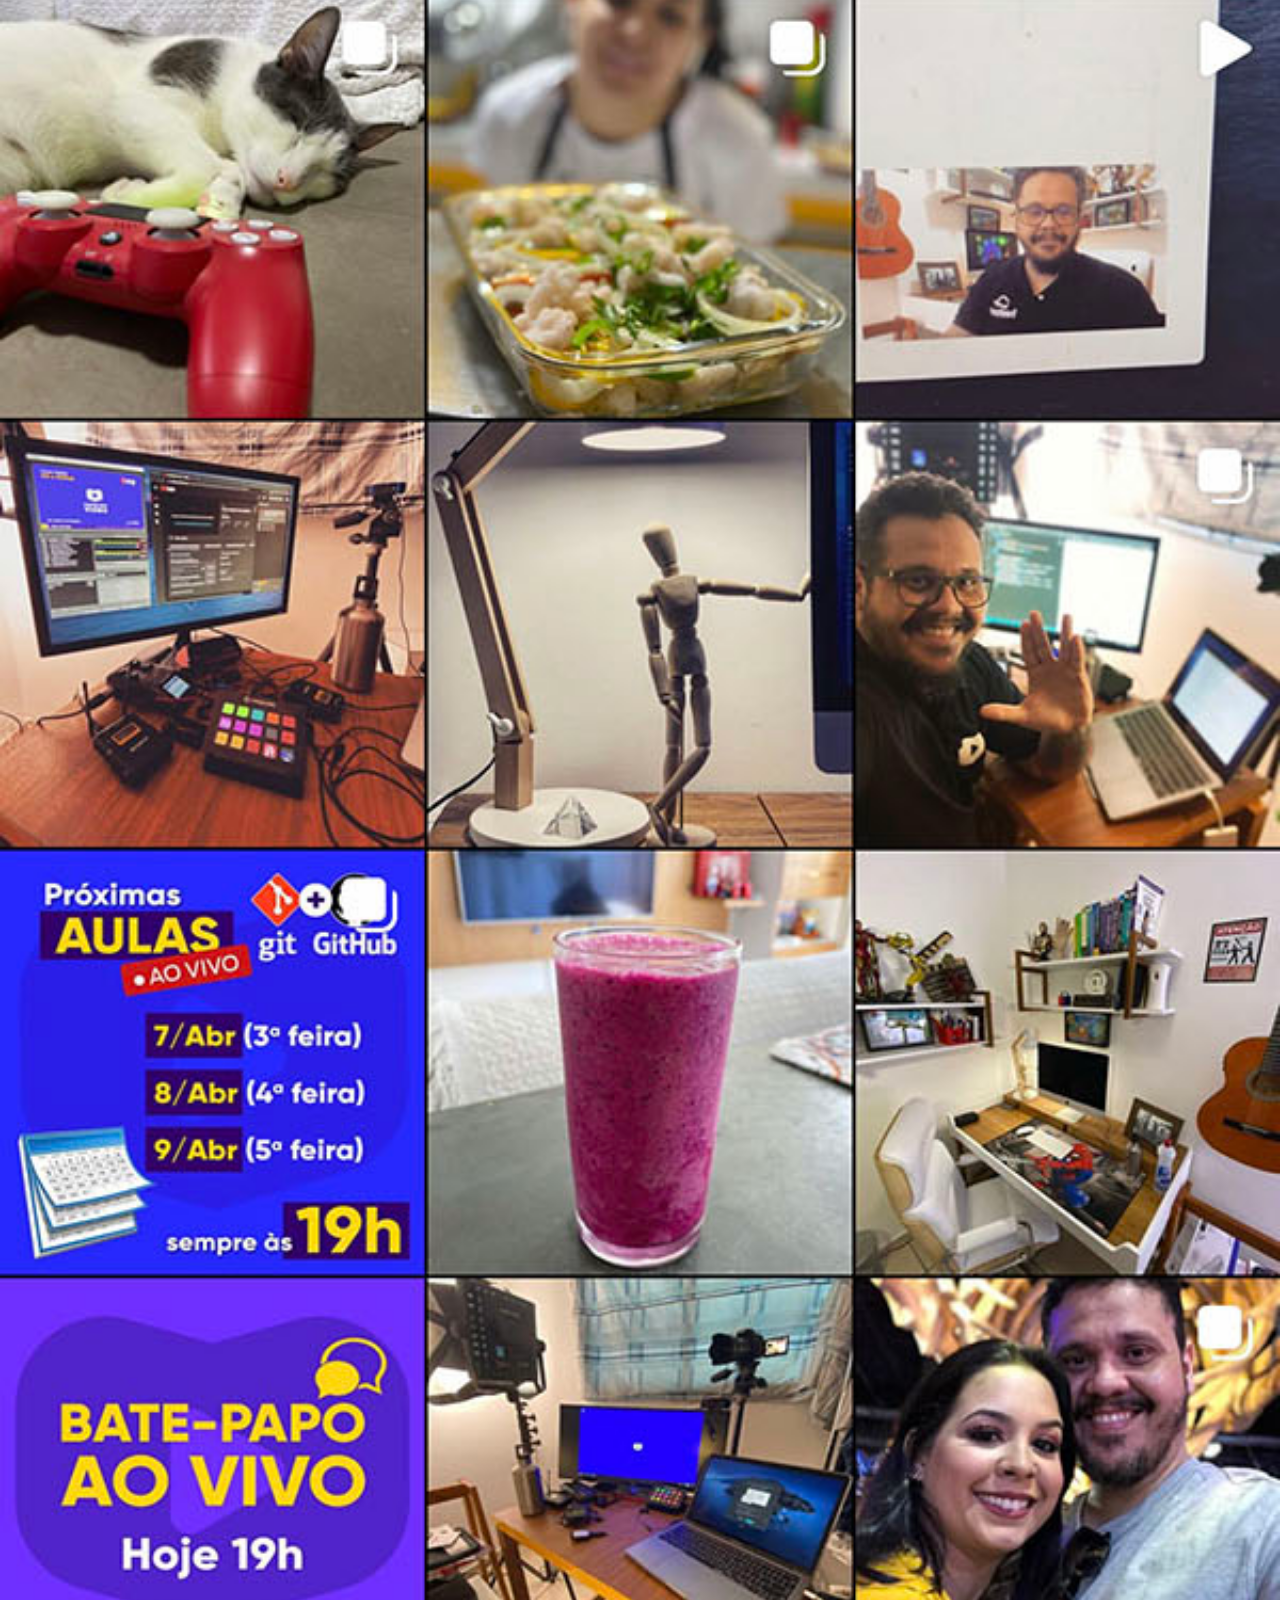
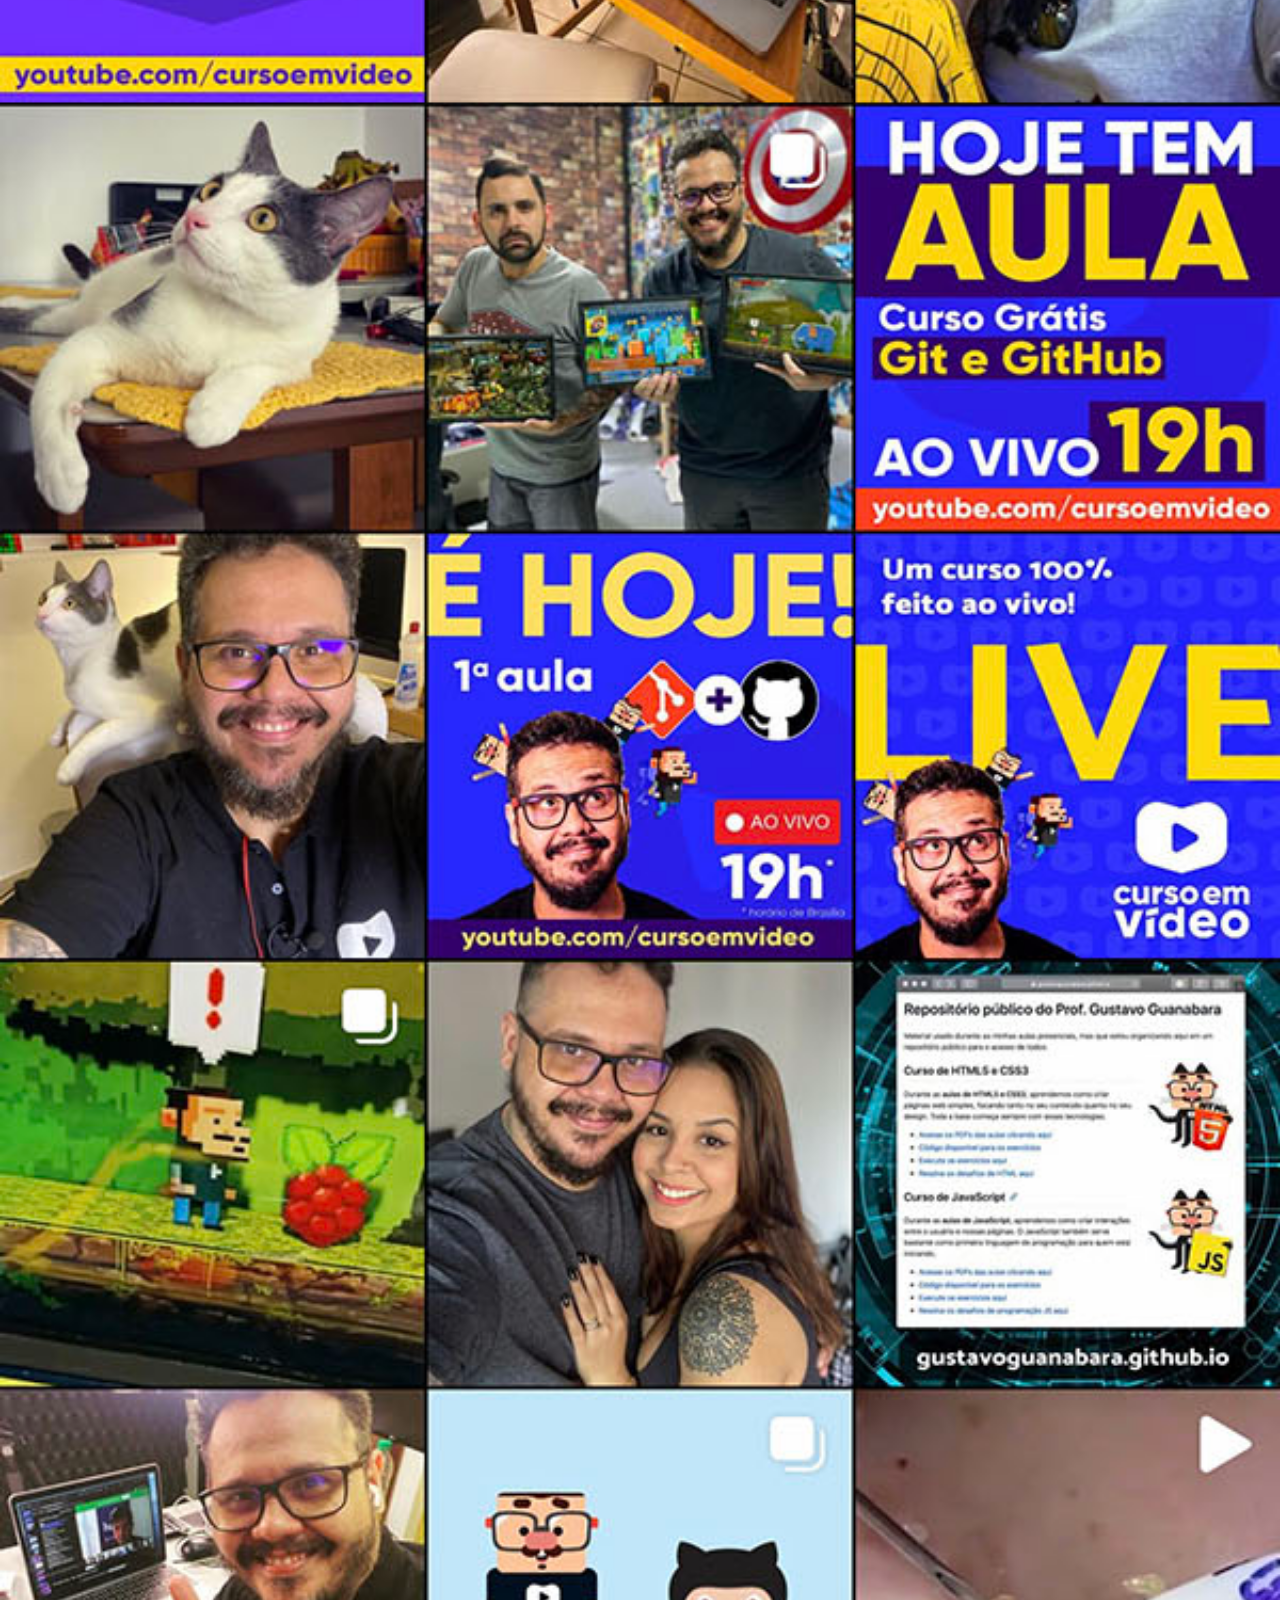
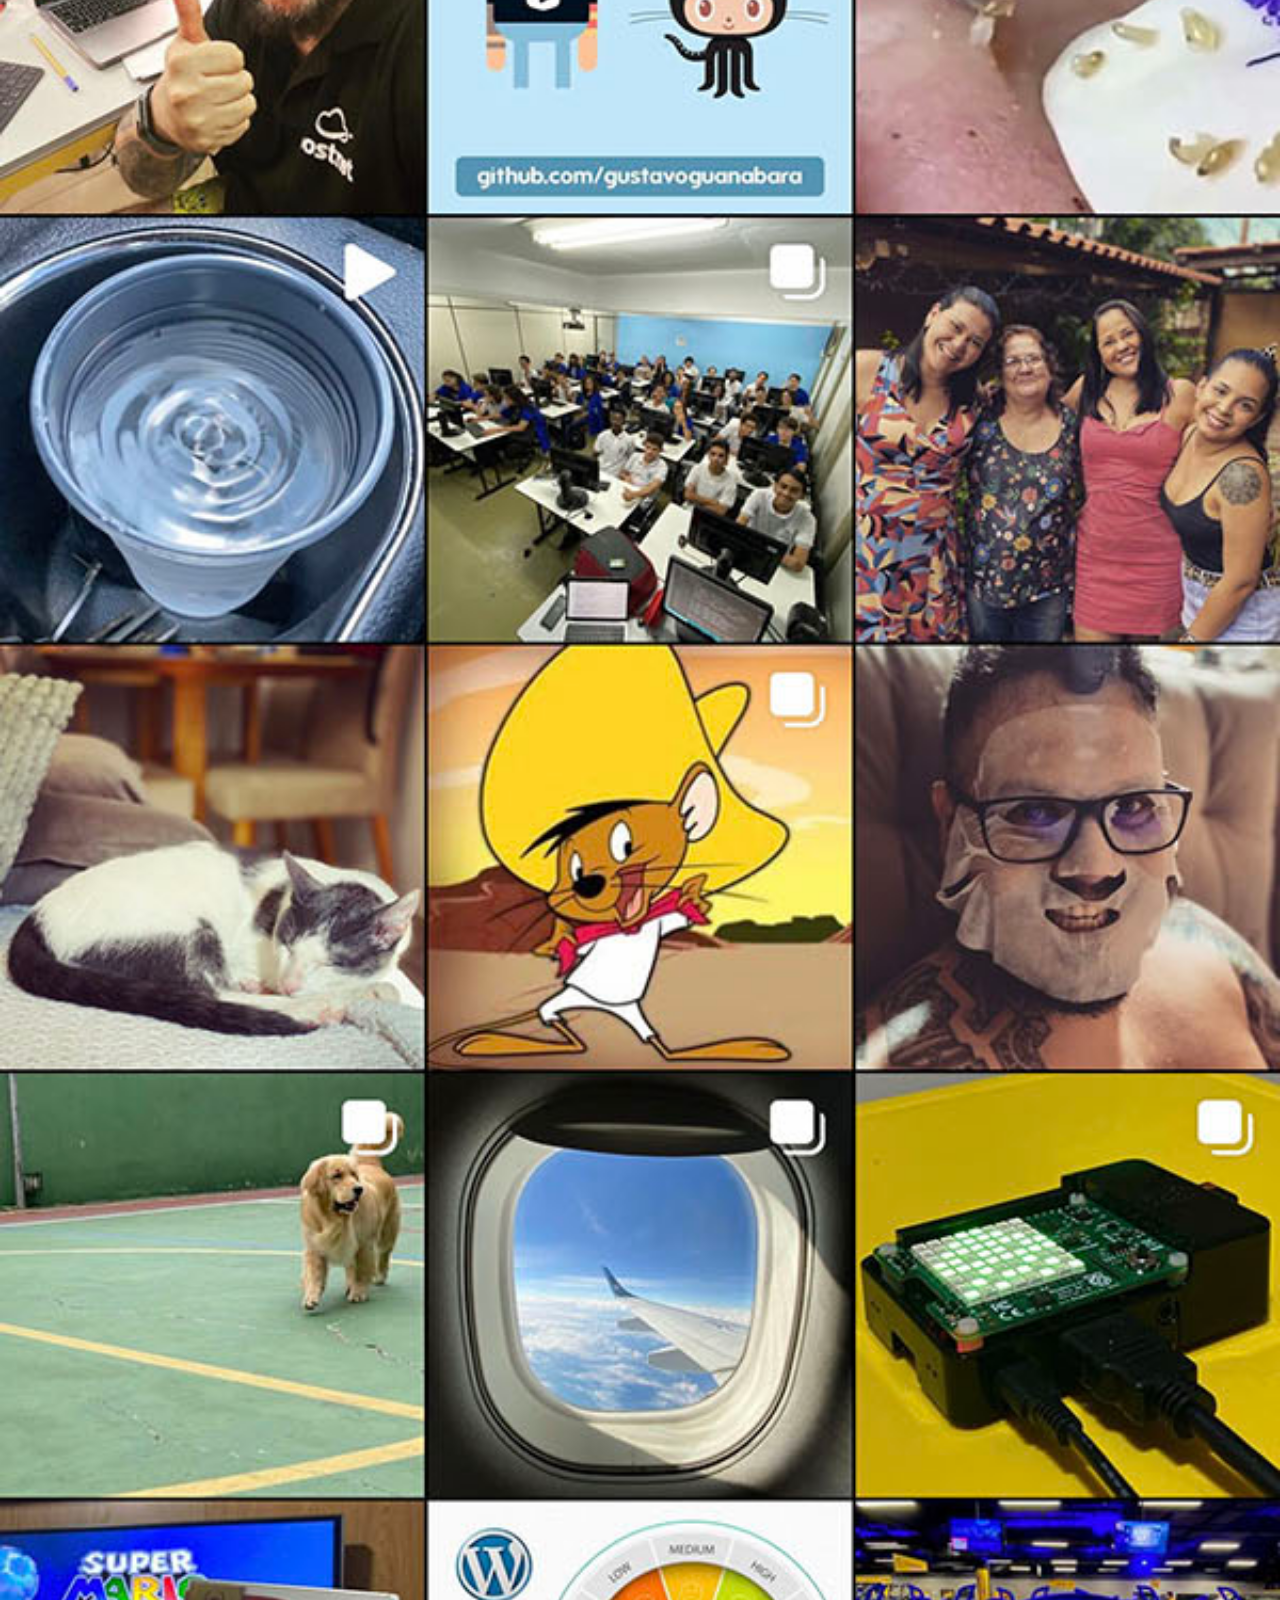
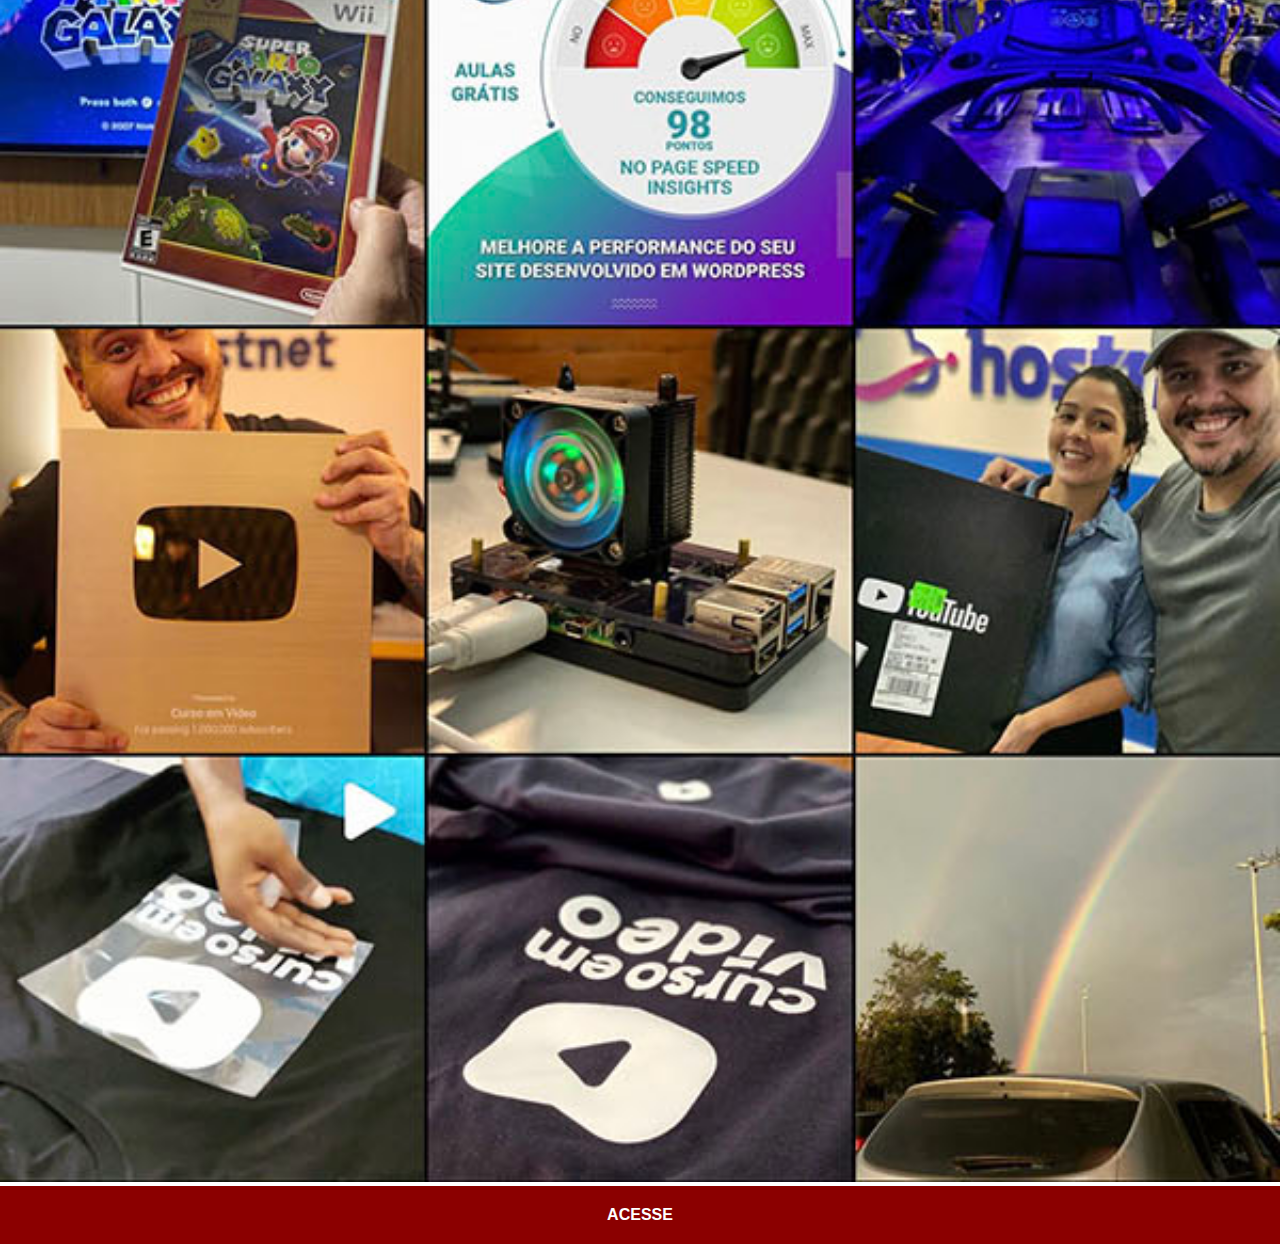
<file: instagram.html>
<!DOCTYPE html>
<html lang="pt-br">
<head>
    <meta charset="UTF-8">
    <meta http-equiv="X-UA-Compatible" content="IE=edge">
    <meta name="viewport" content="width=device-width, initial-scale=1.0">
    <title>Instagram</title>
    <link rel="stylesheet" href="estilos/social.css">
</head>
<body>
    <img src="imagens/tela-instagram.jpg" alt="">
    <a href="https://www.instagram.com/gustavoguanabara/" target="_blank">ACESSE</a>
</body>
</html>
</file>
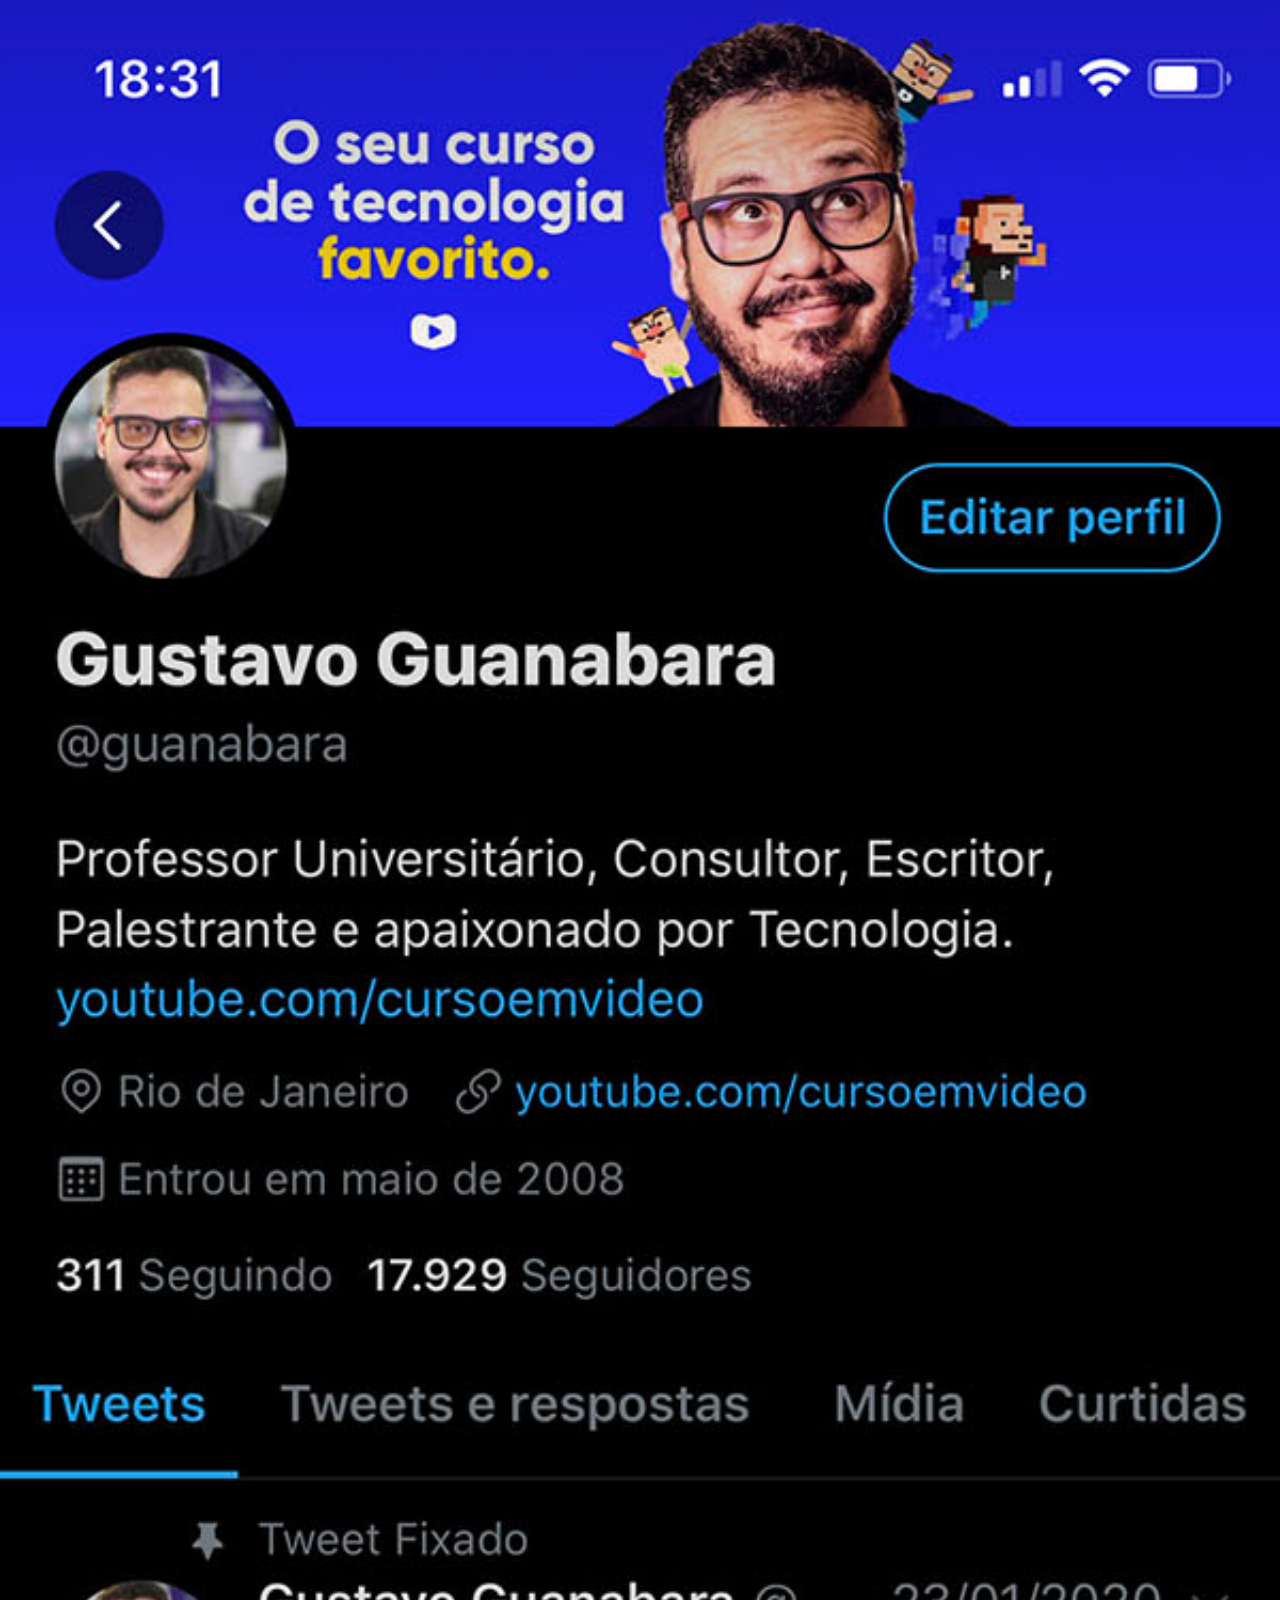
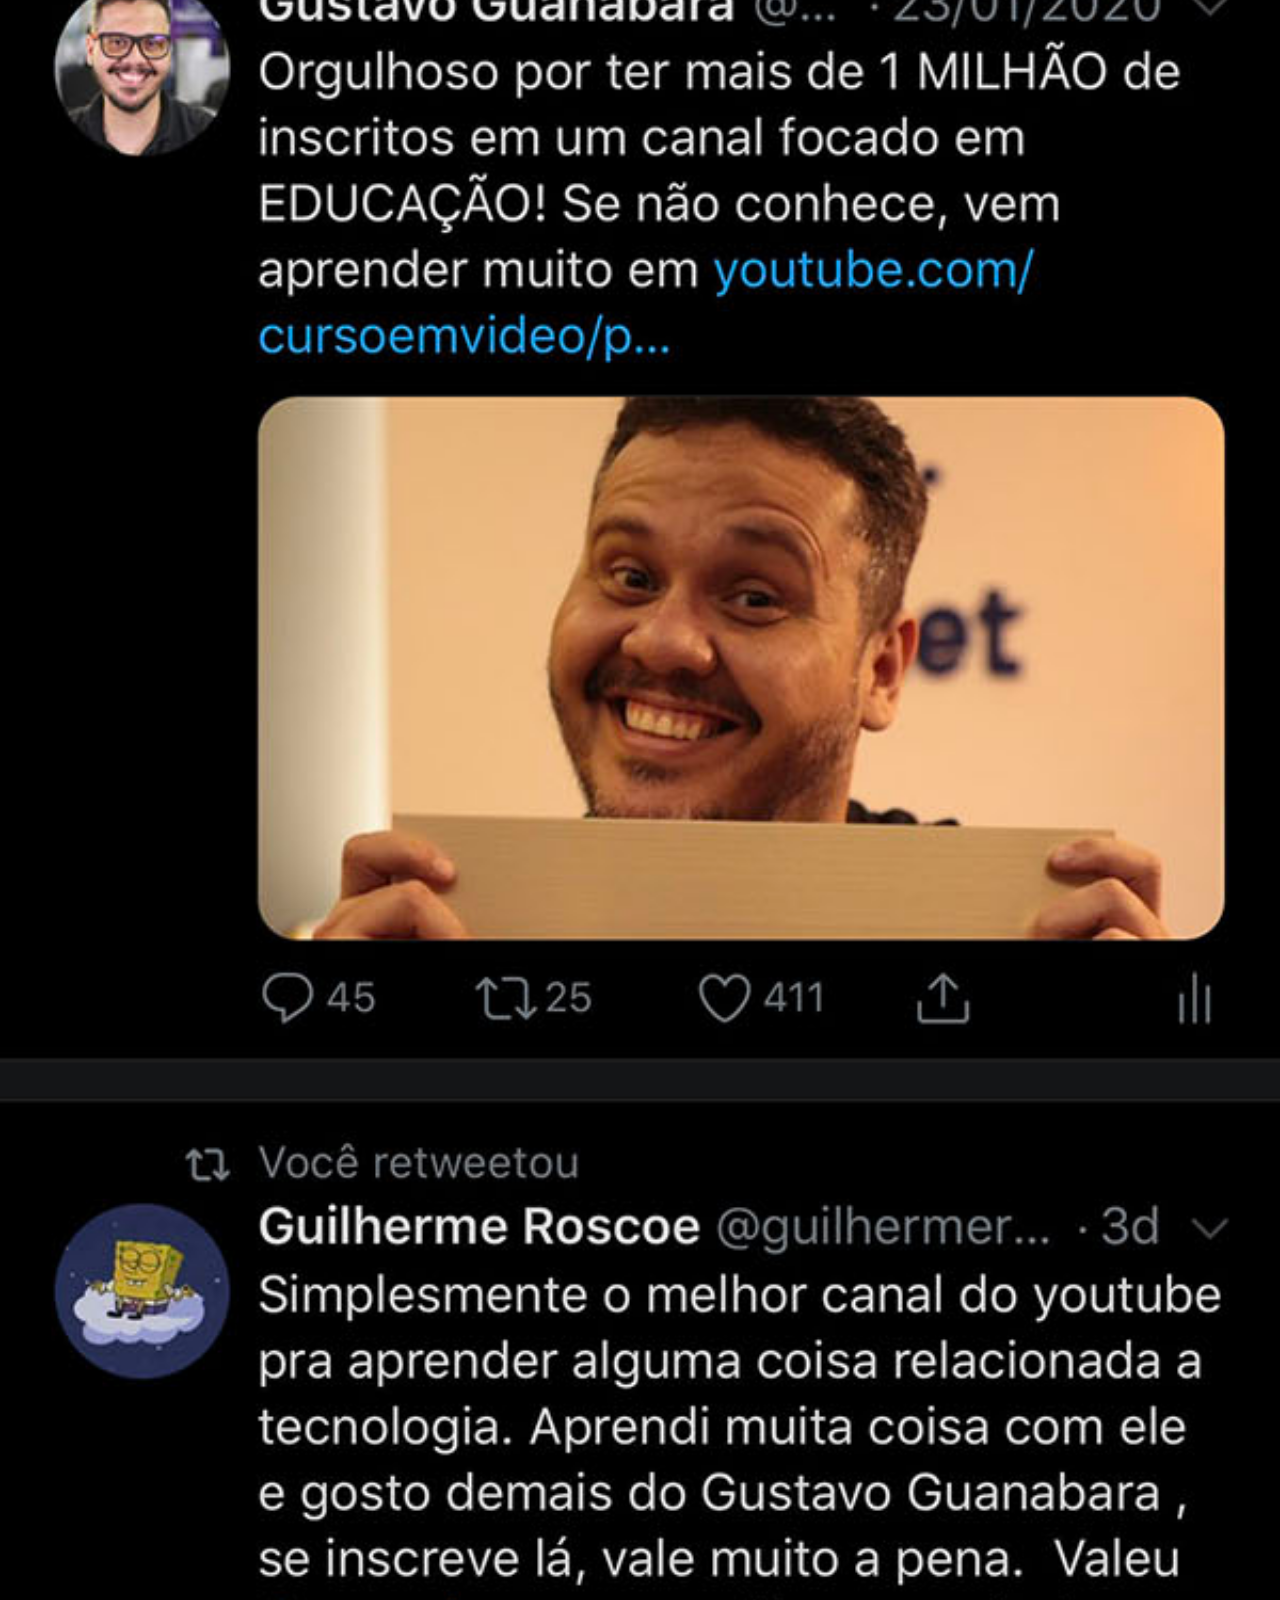
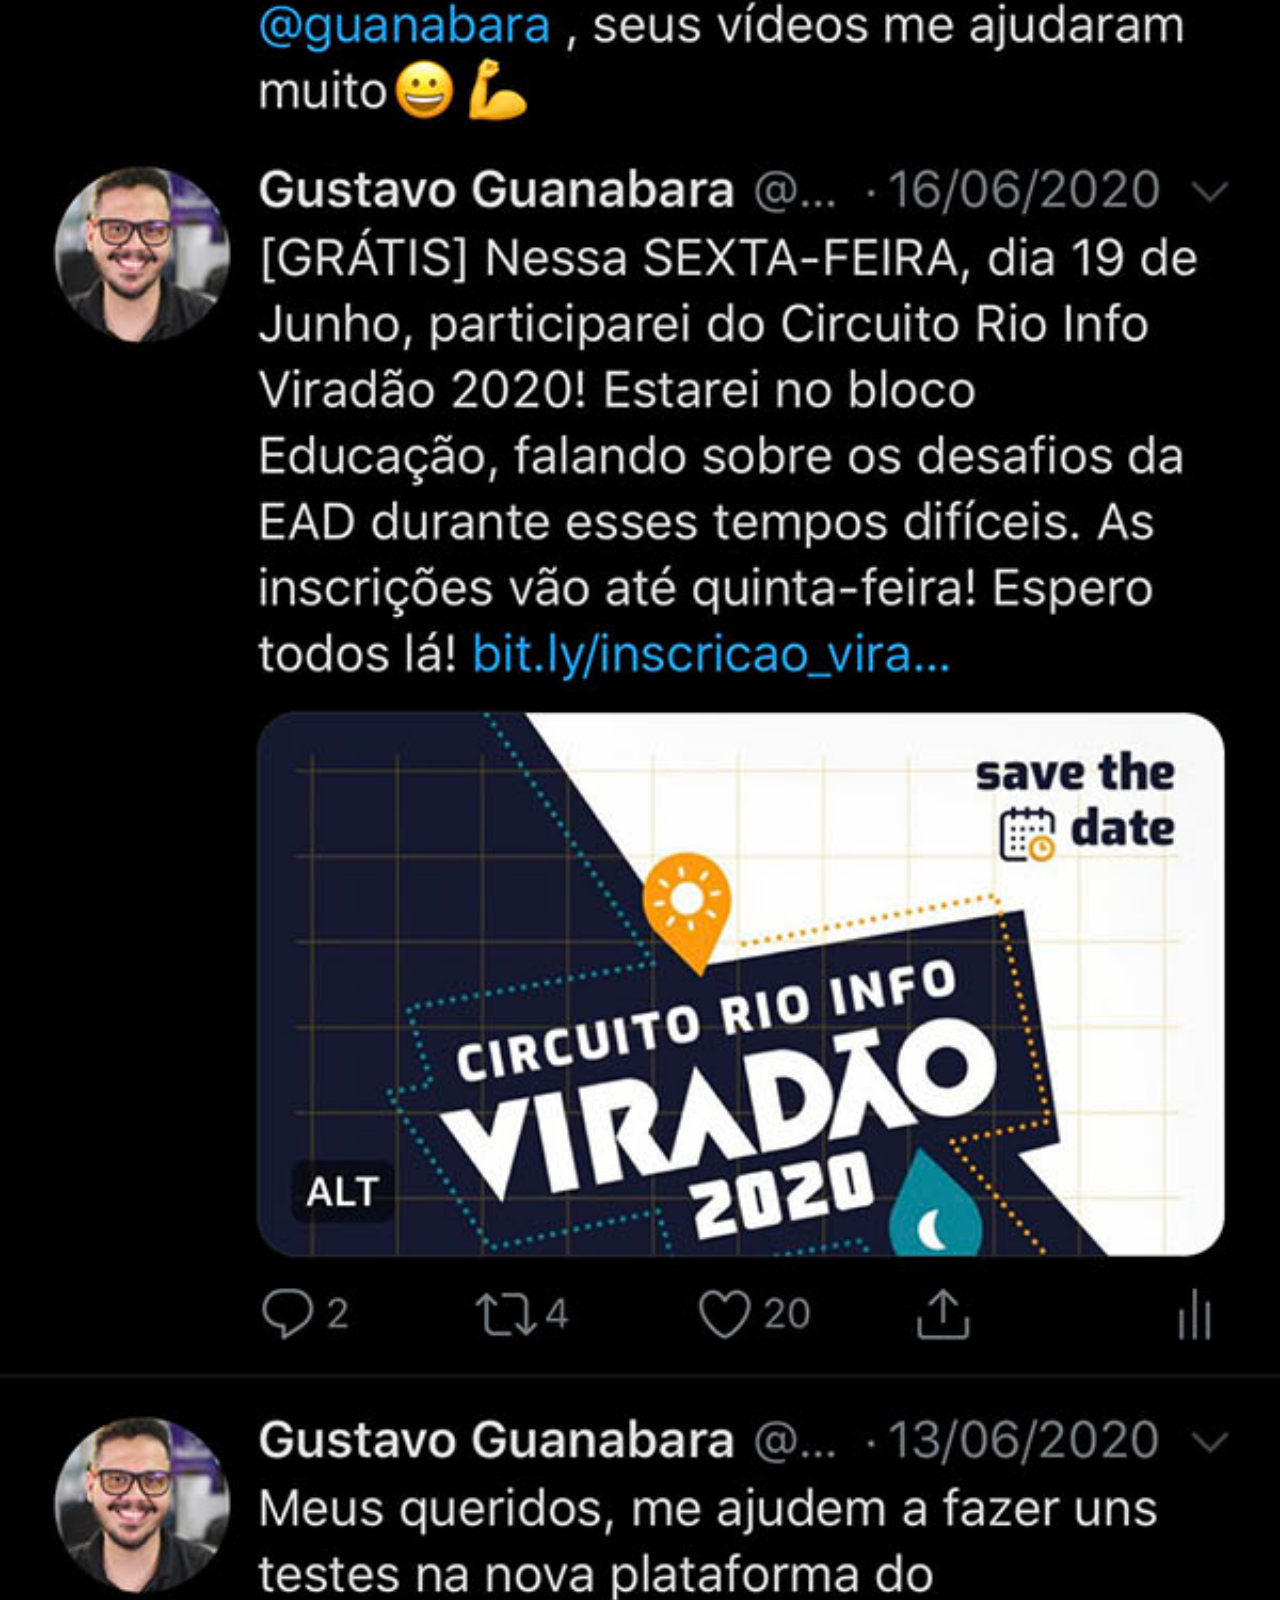
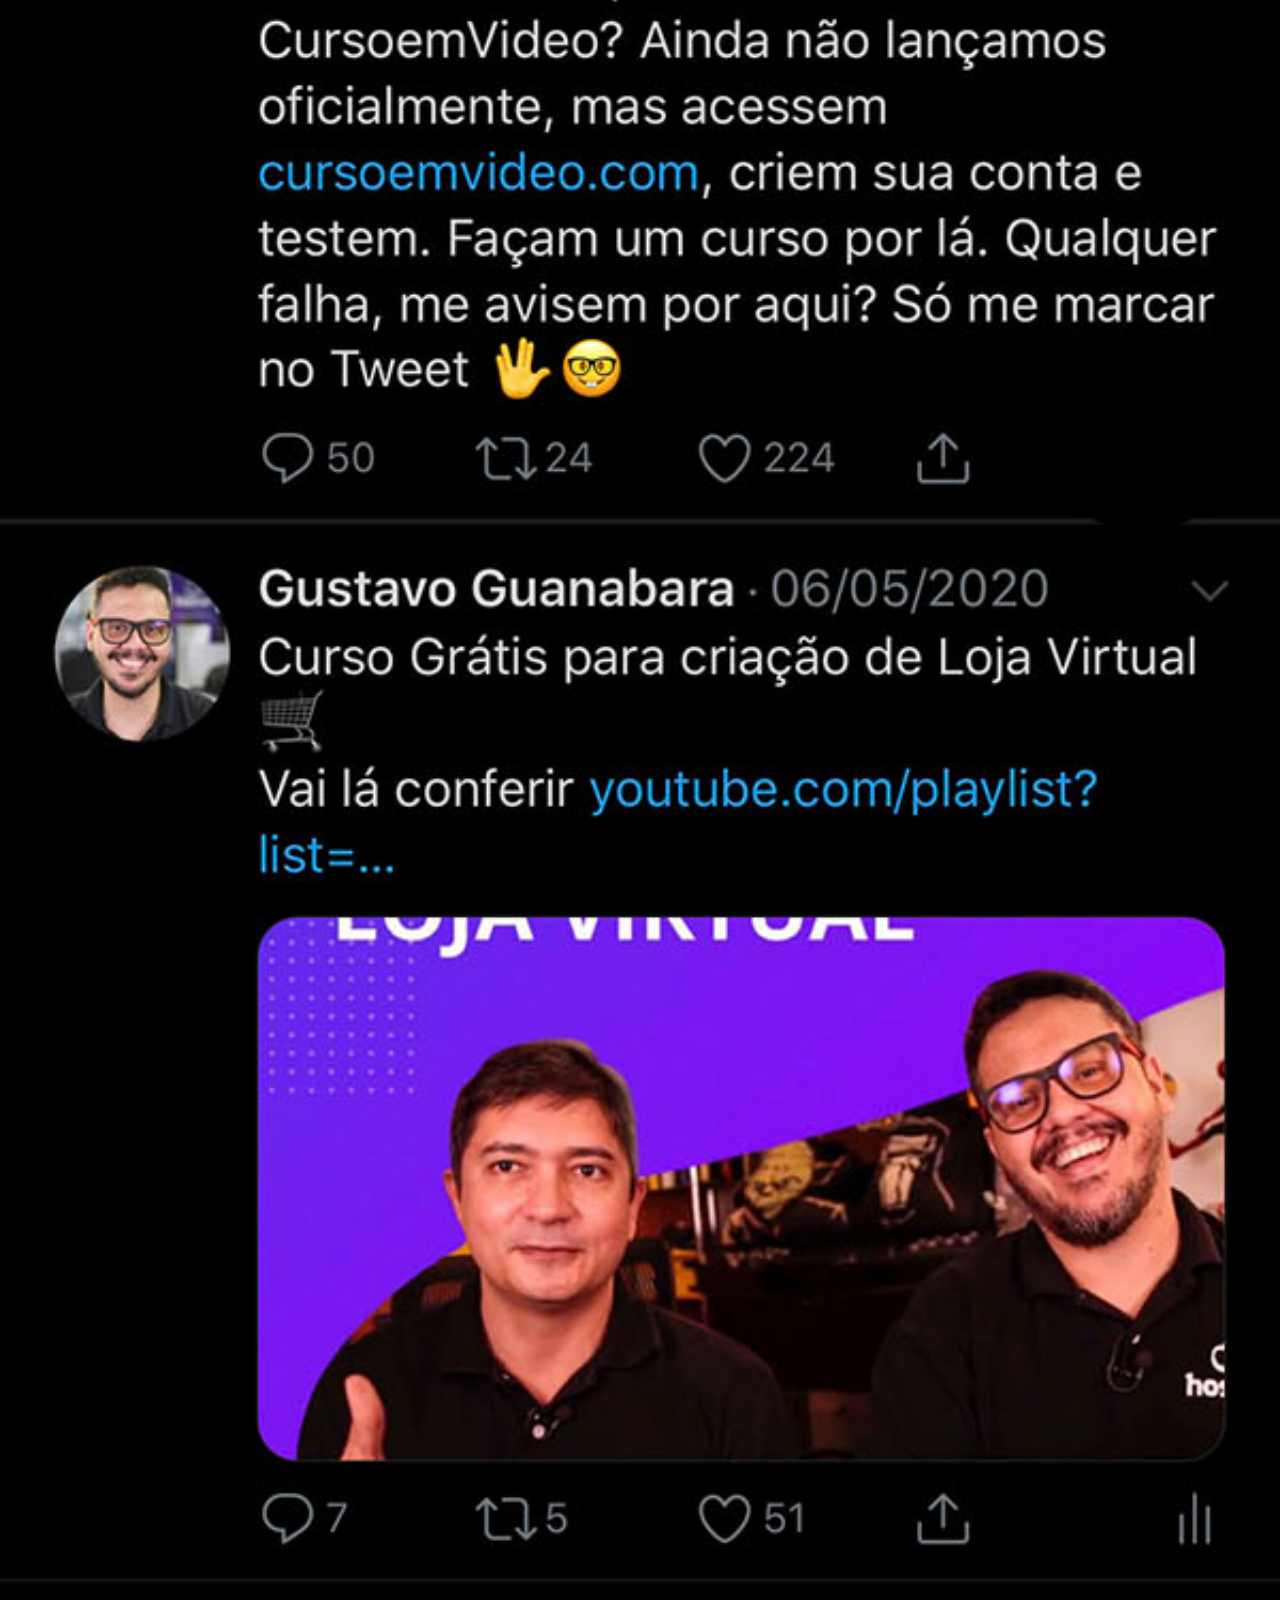
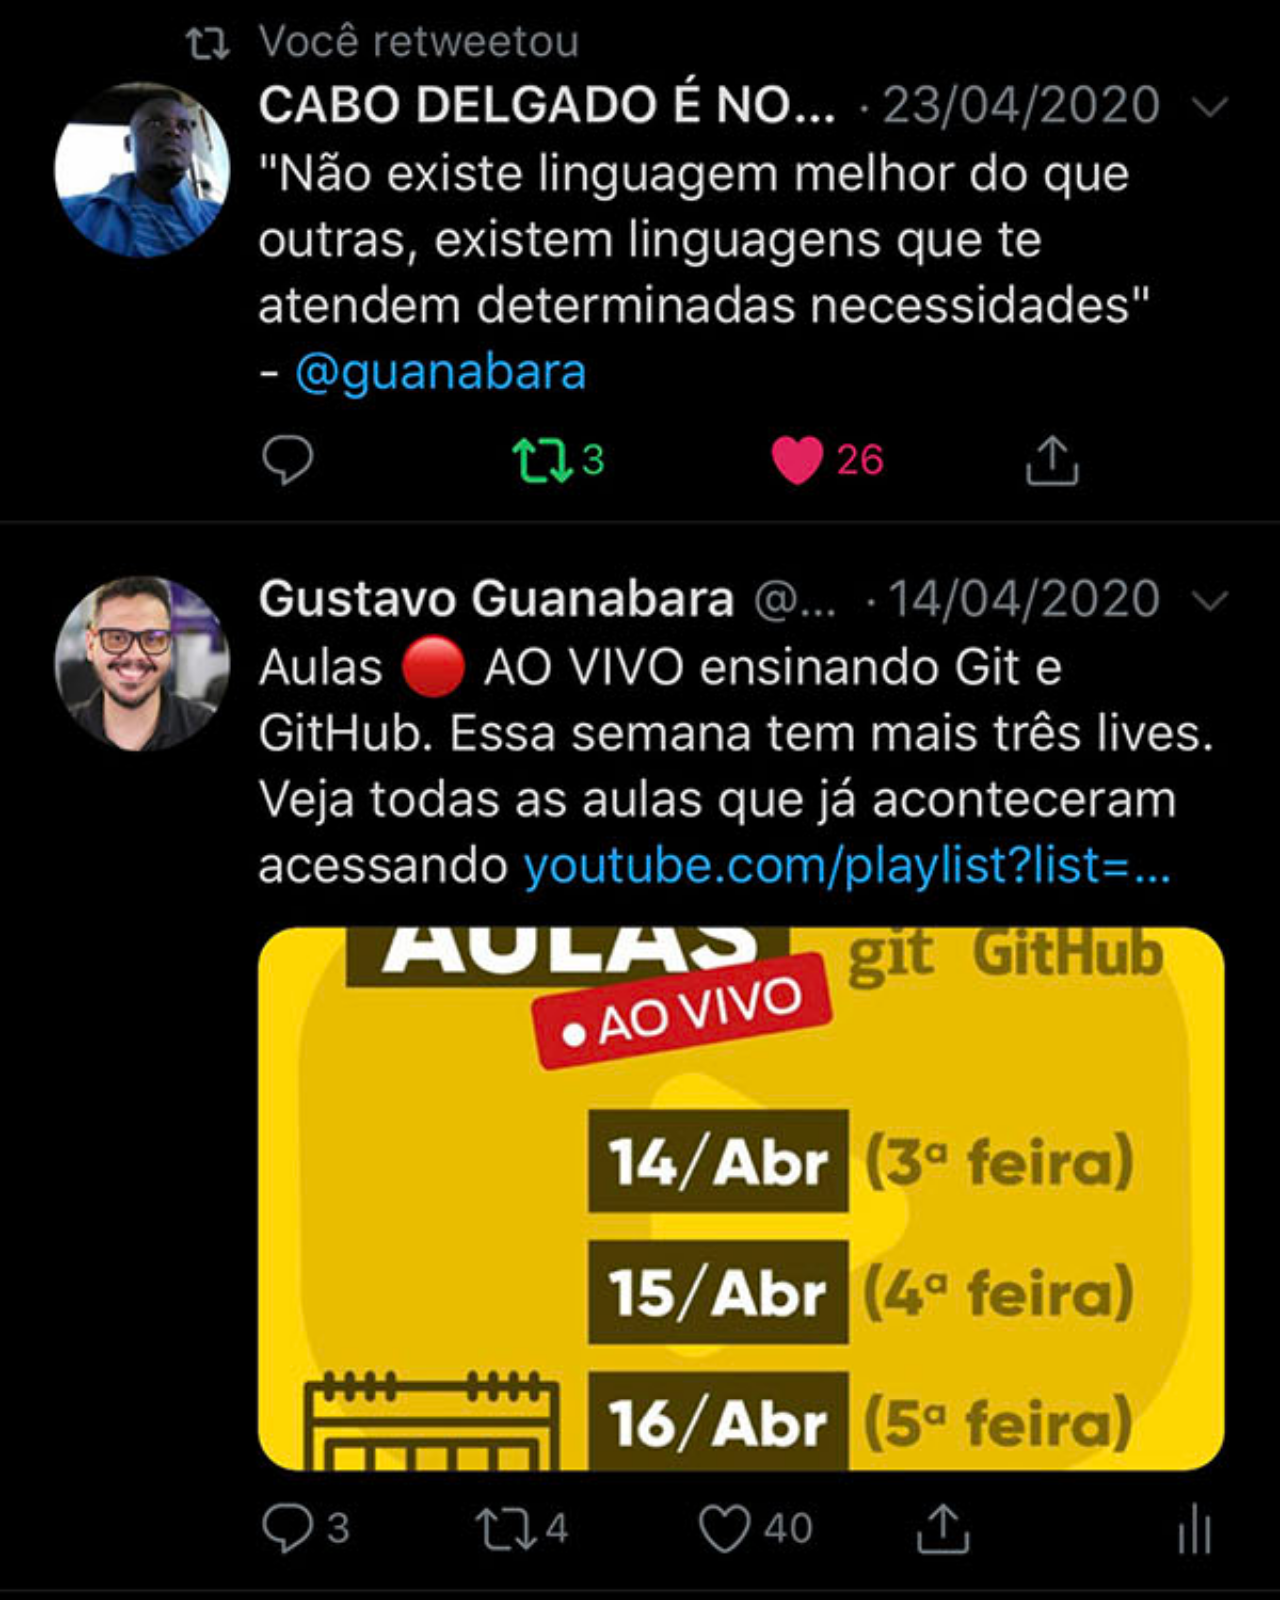
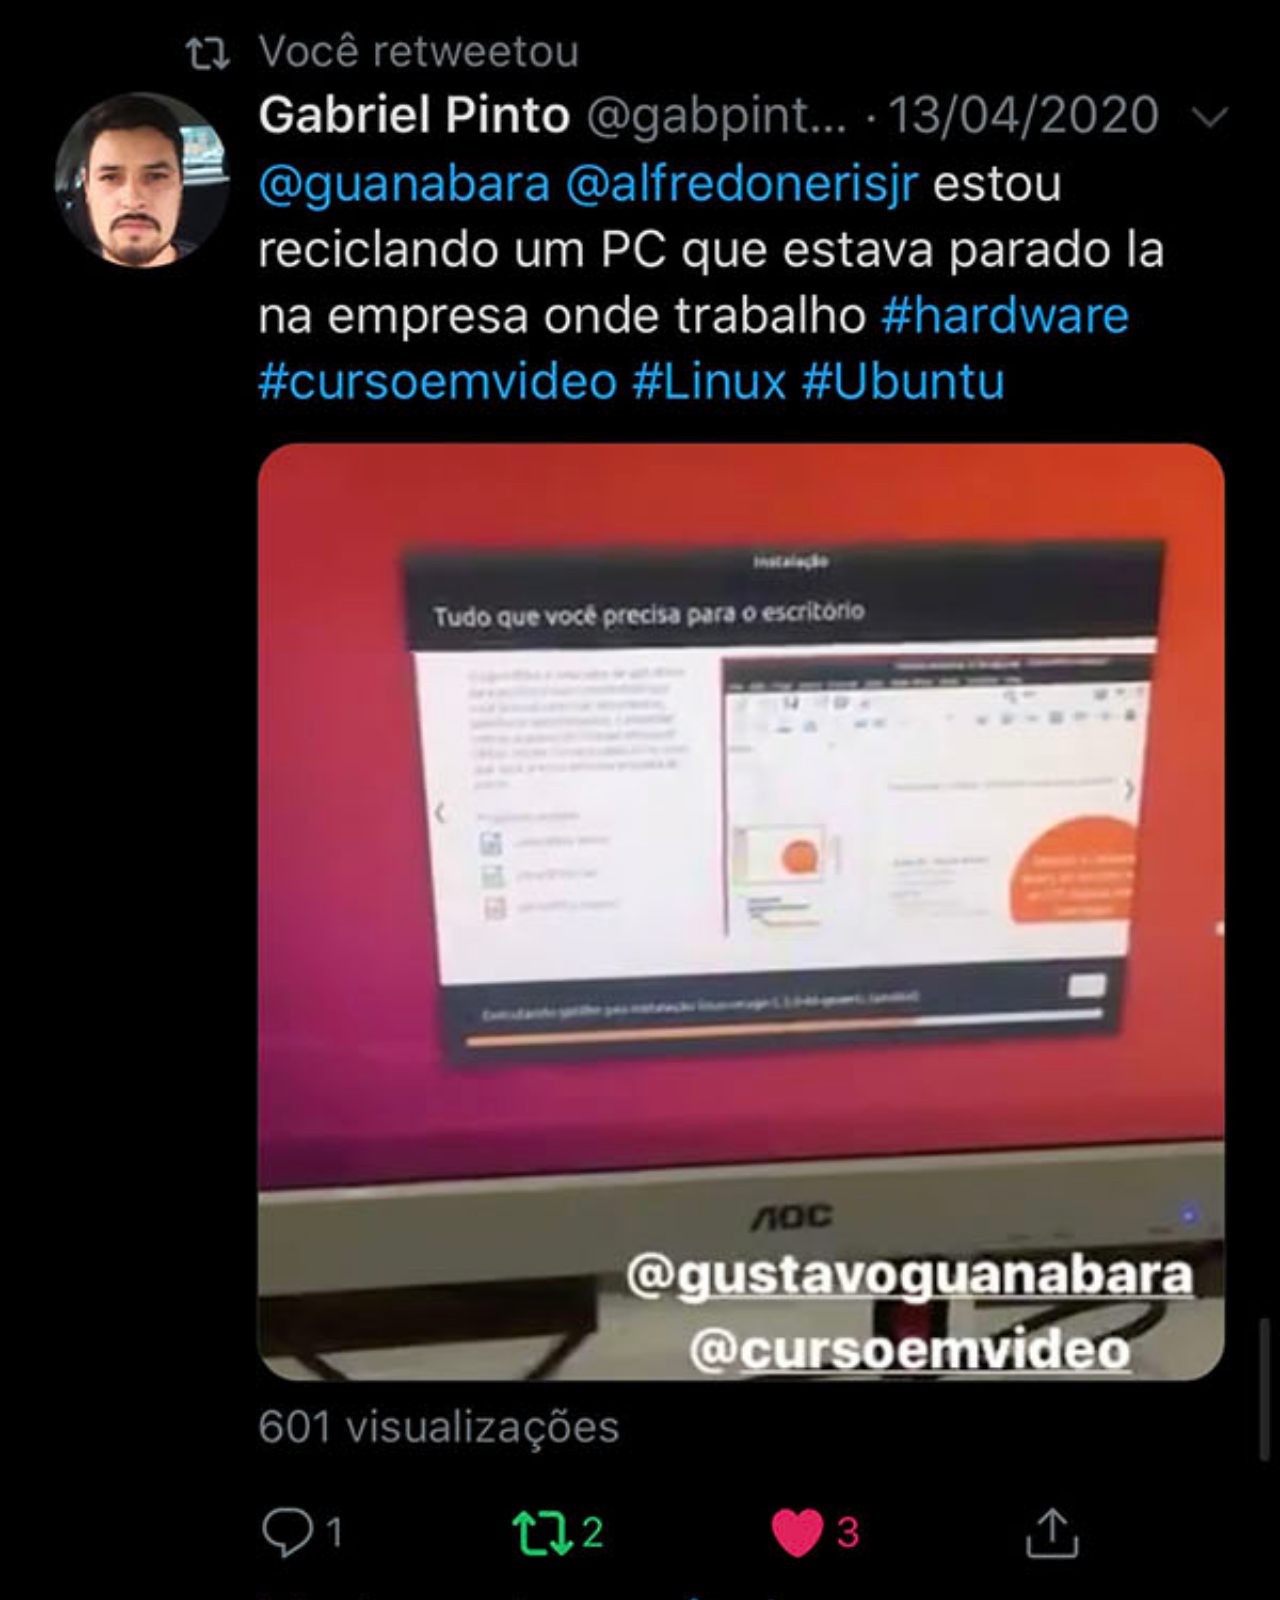
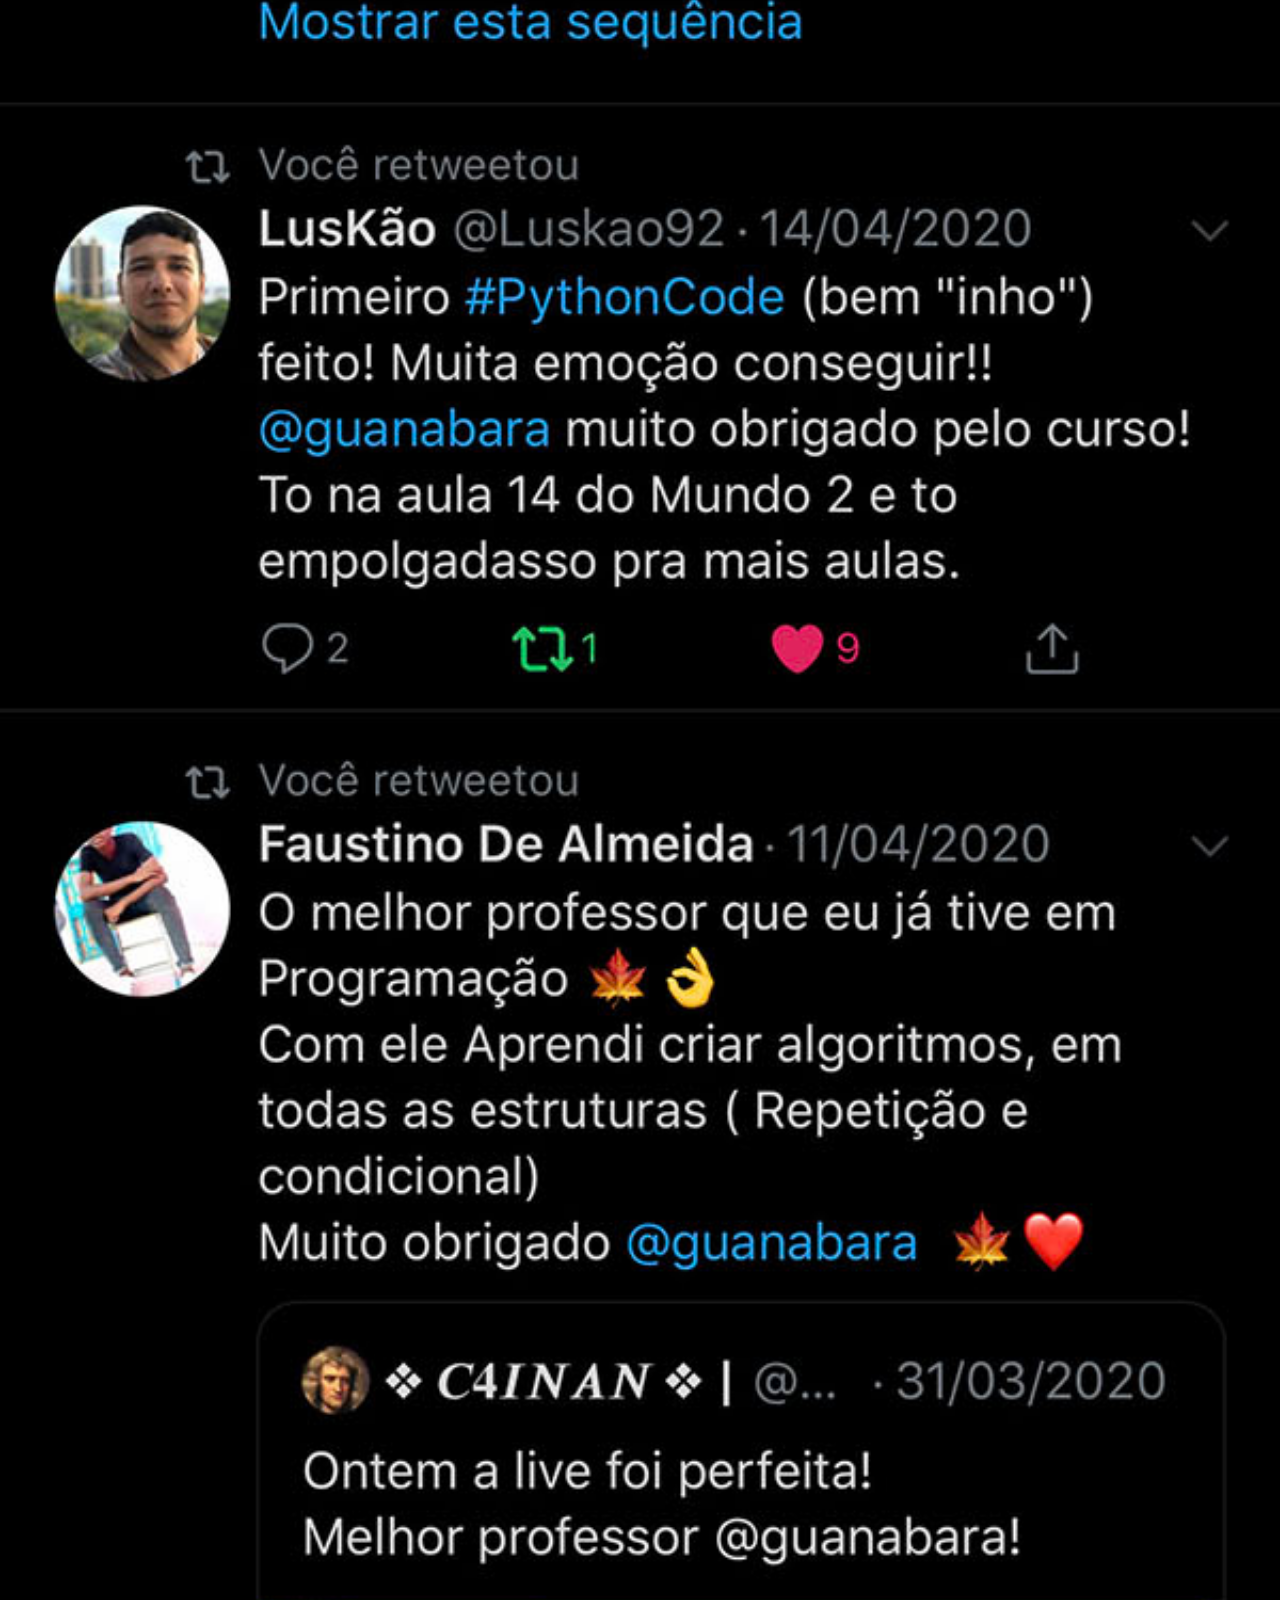
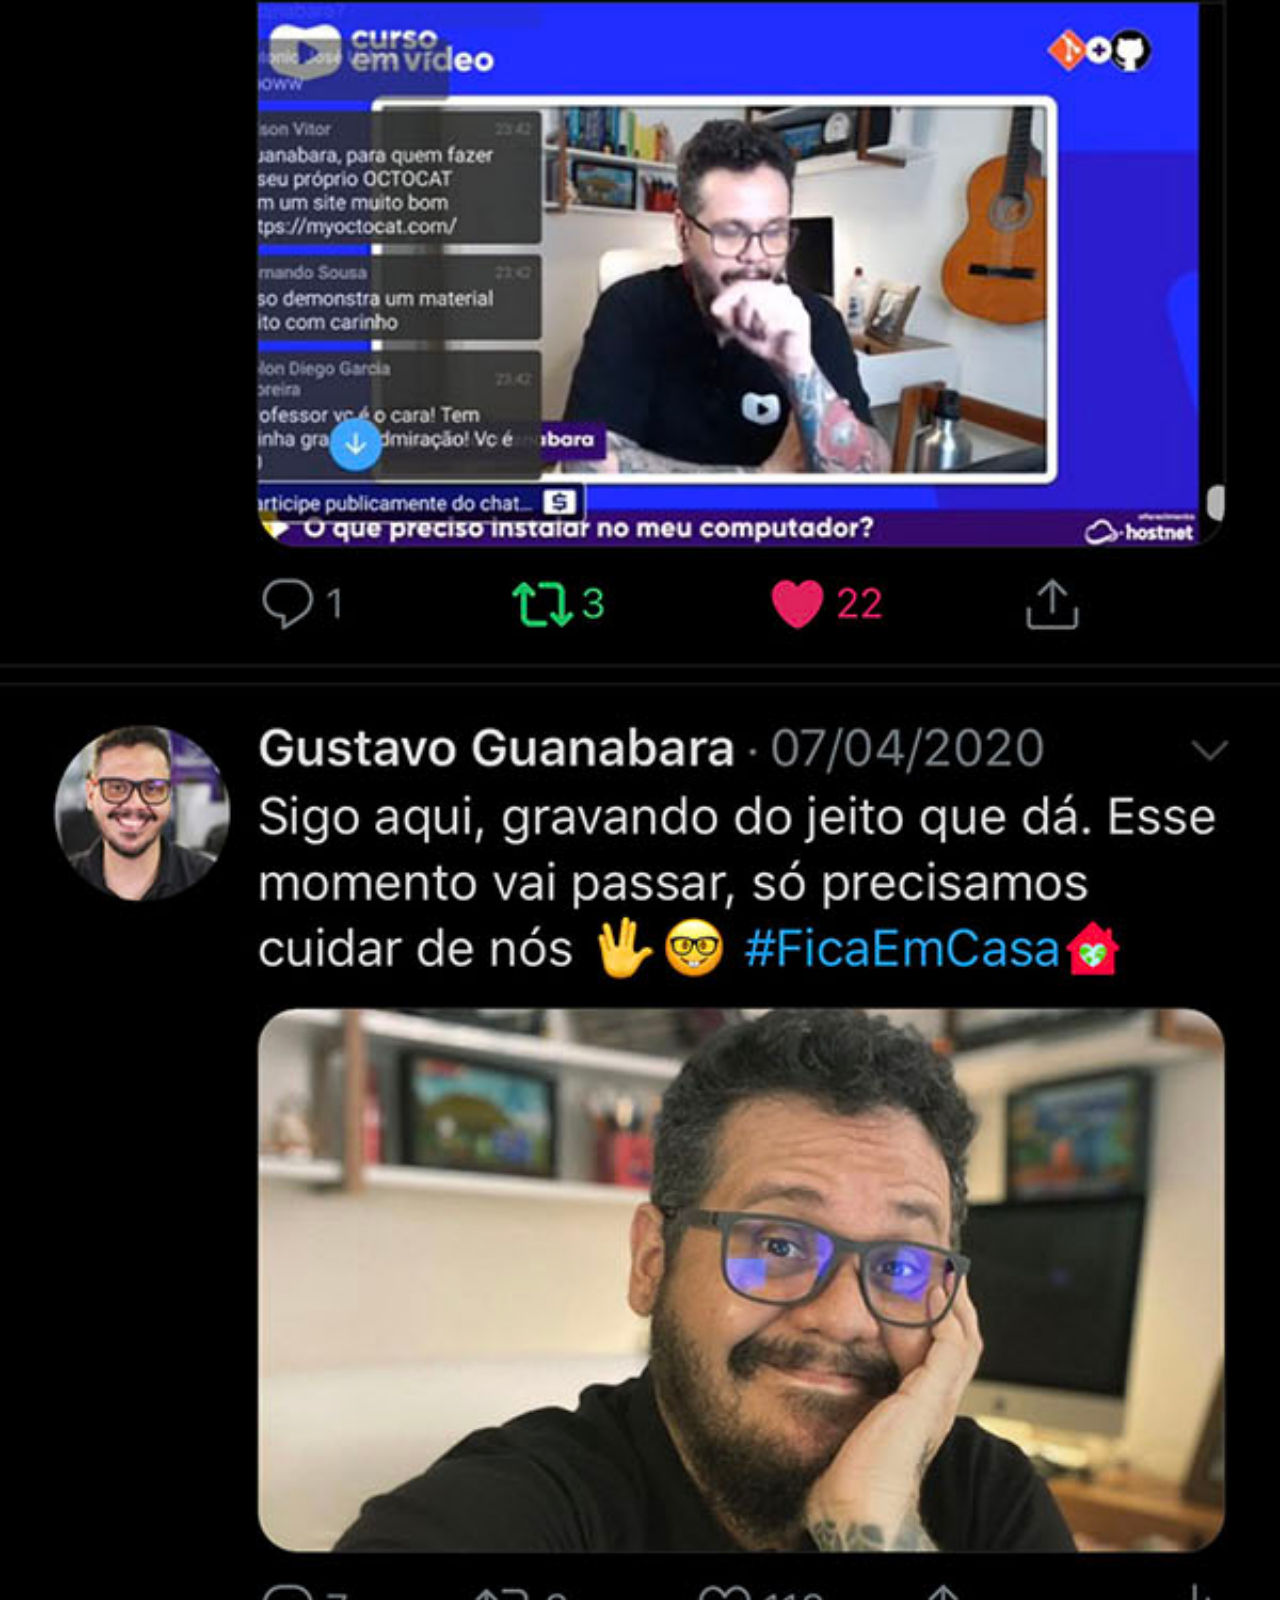
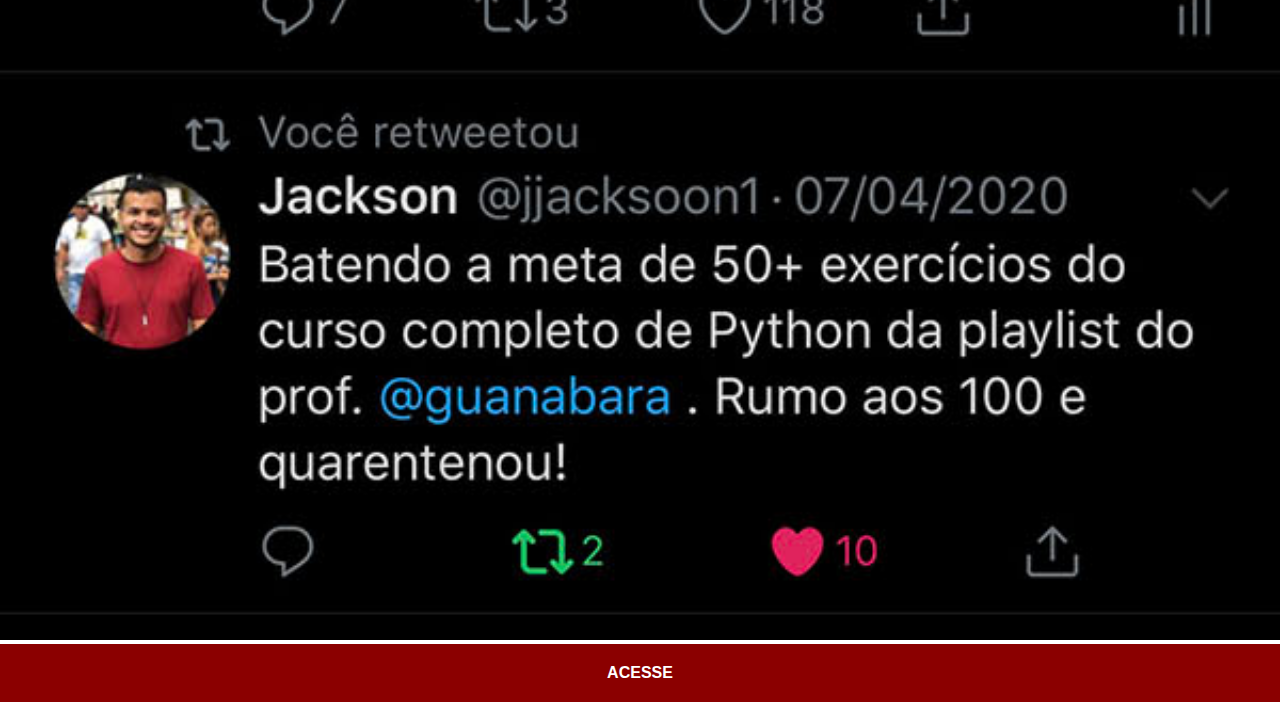
<file: twitter.html>
<!DOCTYPE html>
<html lang="pt-br">
<head>
    <meta charset="UTF-8">
    <meta http-equiv="X-UA-Compatible" content="IE=edge">
    <meta name="viewport" content="width=device-width, initial-scale=1.0">
    <title>Twitter</title>
    <link rel="stylesheet" href="estilos/social.css">
</head>
<body>
    <img src="imagens/tela-twitter.jpg" alt="">
    <a href="https://twitter.com/guanabara?ref_src=twsrc%5Egoogle%7Ctwcamp%5Eserp%7Ctwgr%5Eauthor" target="_blank">ACESSE</a>
</body>
</html>
</file>
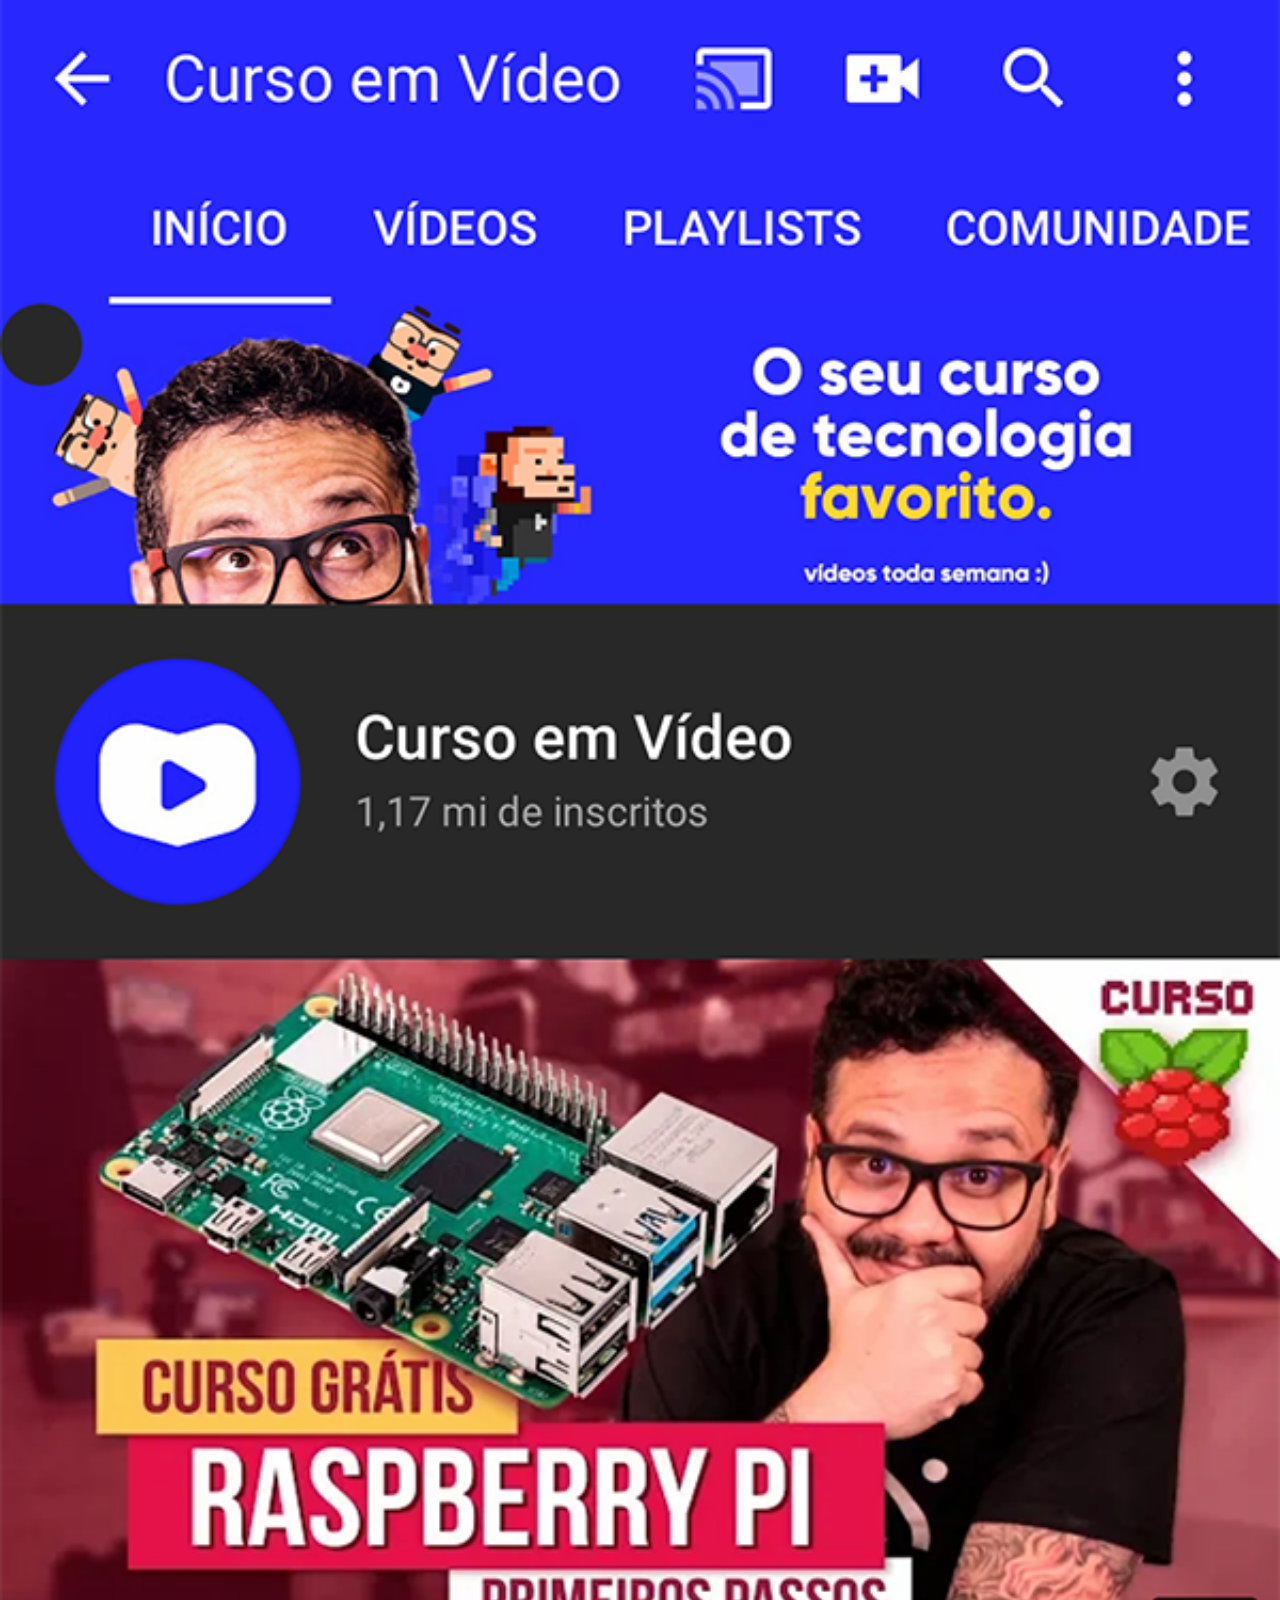
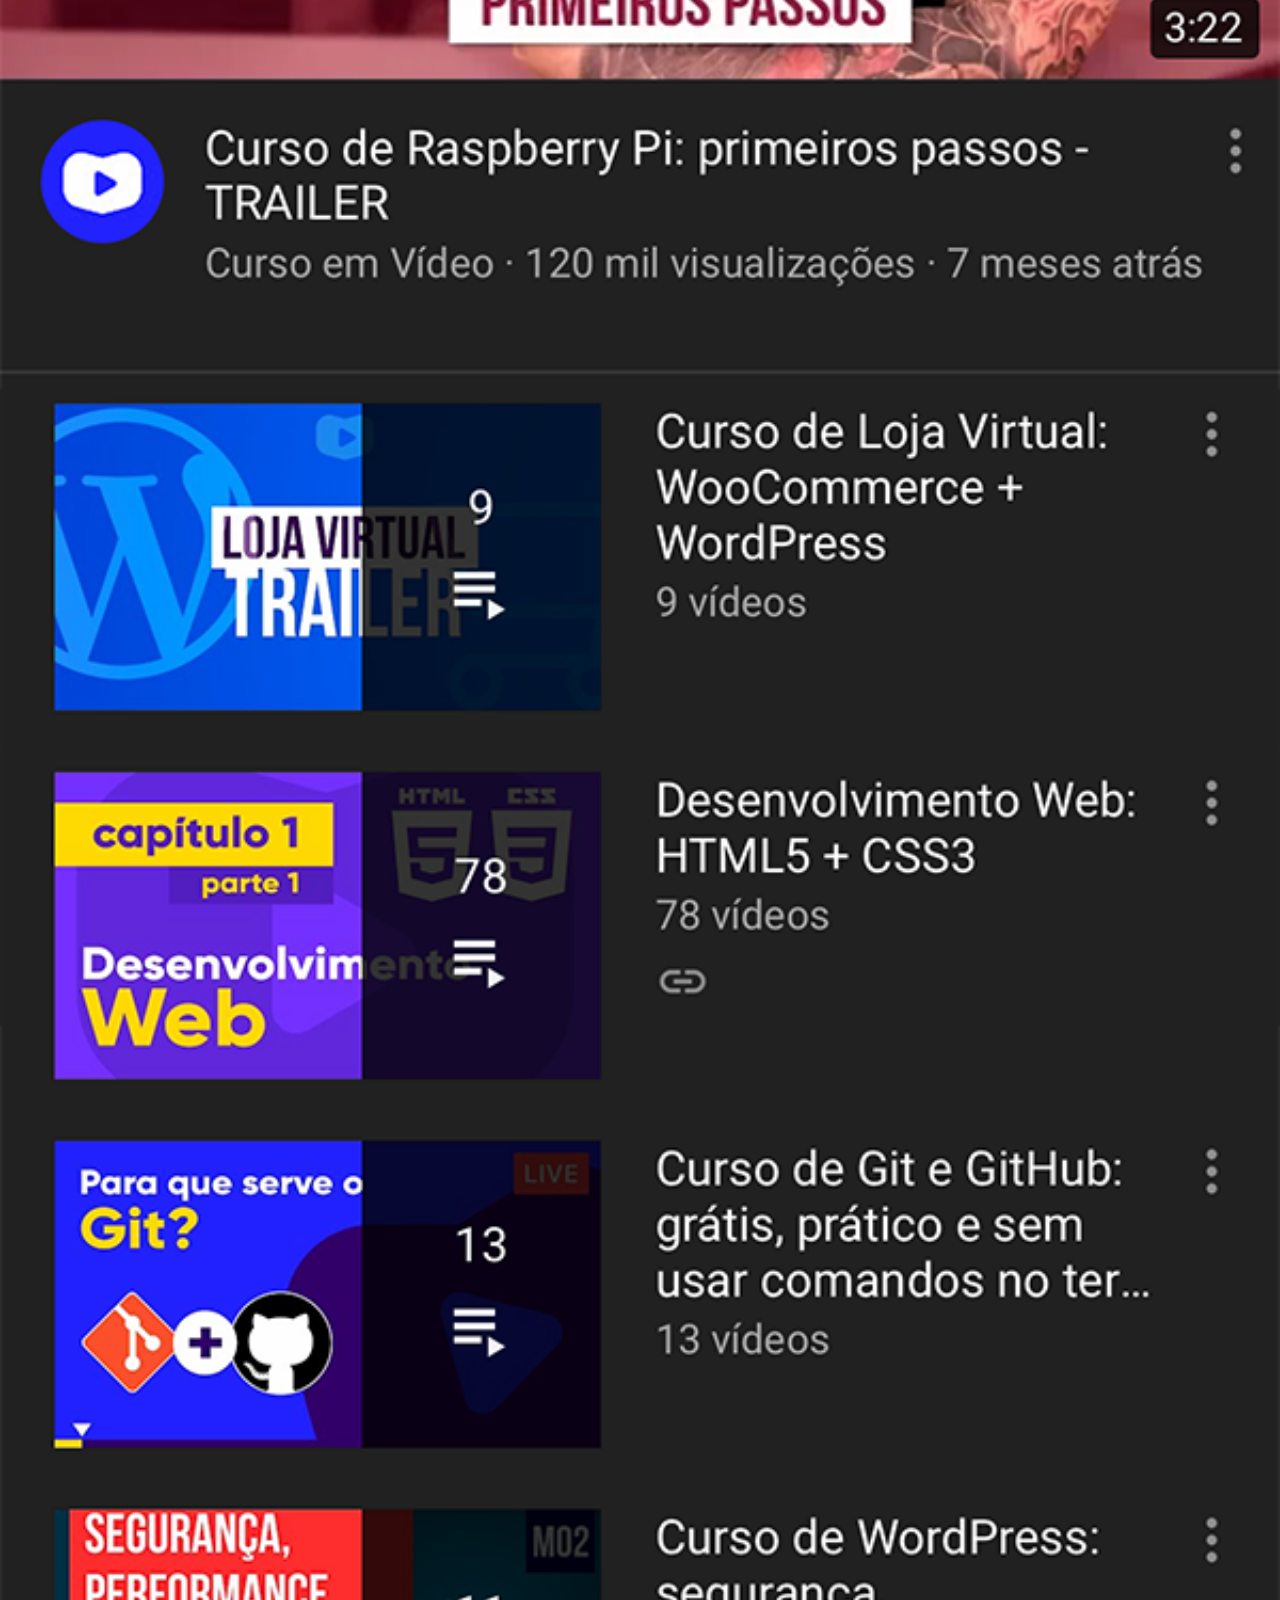
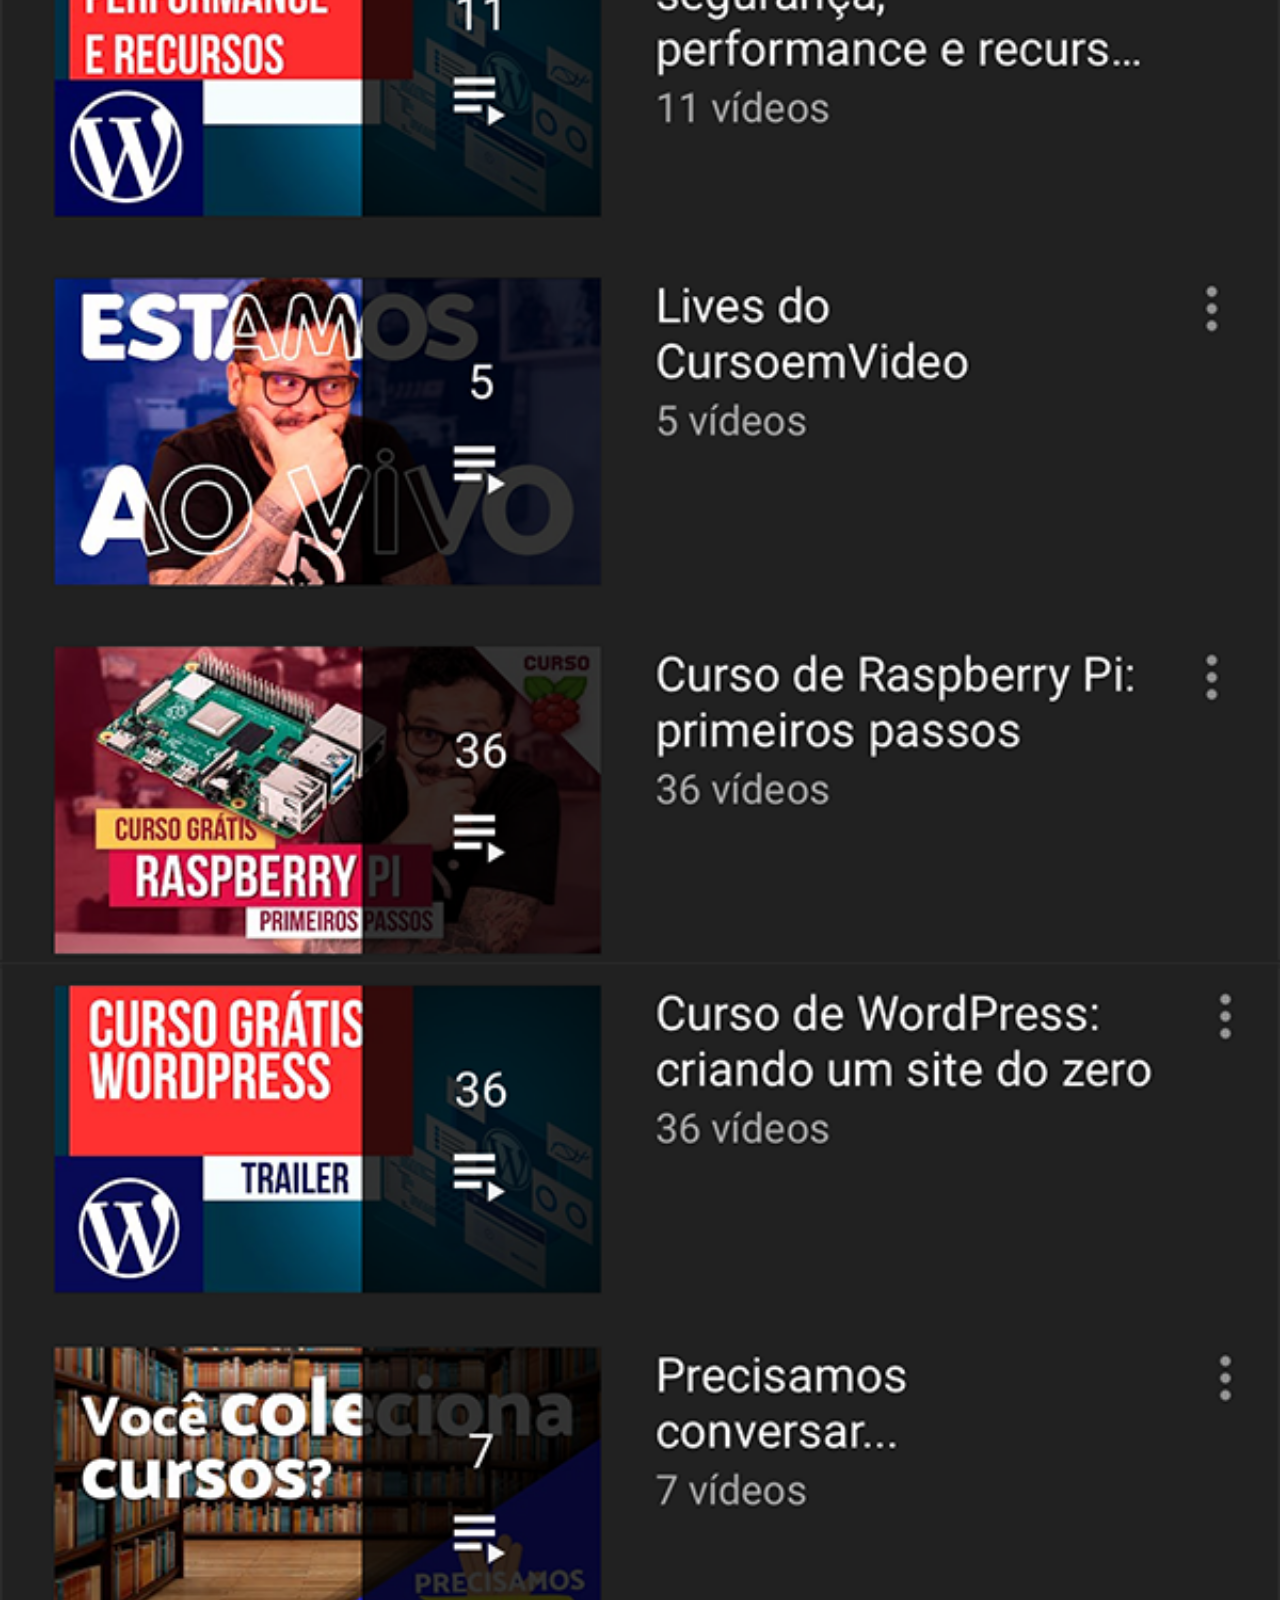
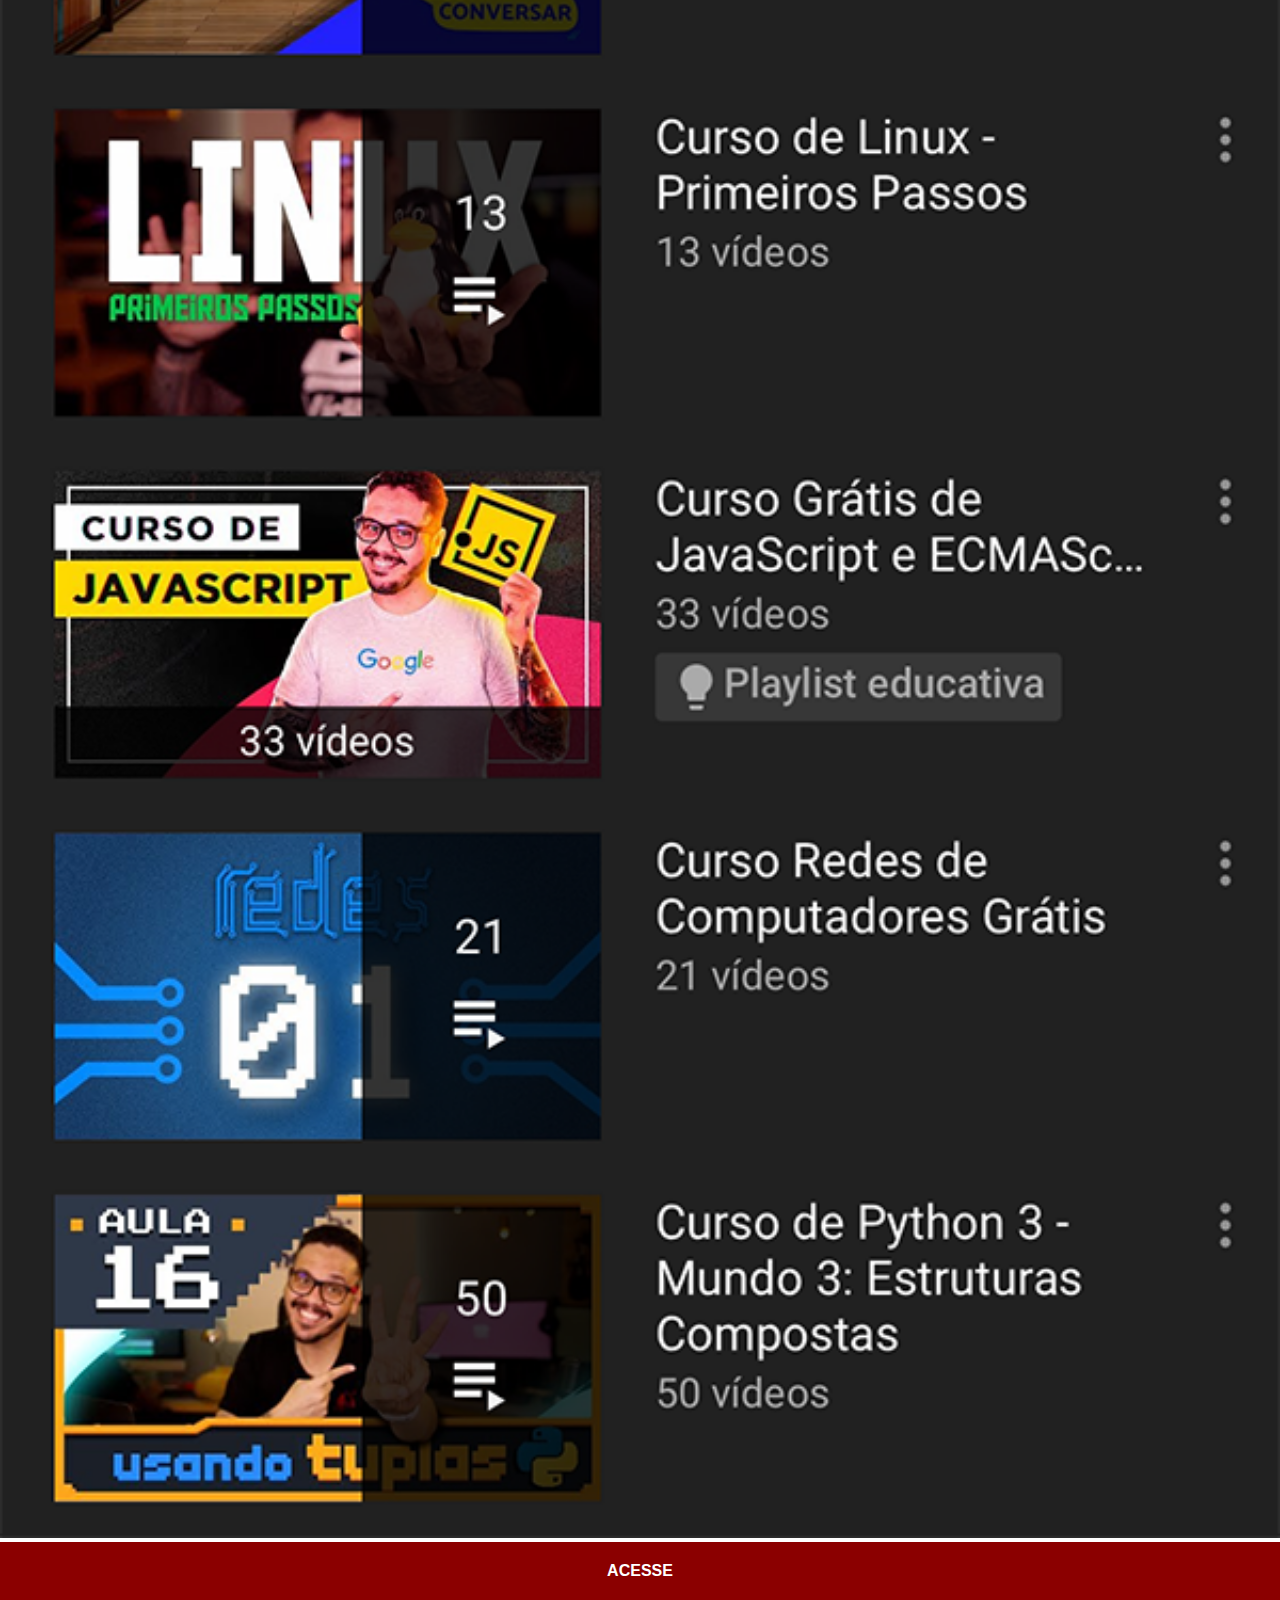
<file: youtube.html>
<!DOCTYPE html>
<html lang="pt-br">
<head>
    <meta charset="UTF-8">
    <meta http-equiv="X-UA-Compatible" content="IE=edge">
    <meta name="viewport" content="width=device-width, initial-scale=1.0">
    <title>Youtube</title>
    <link rel="stylesheet" href="estilos/social.css">

</head>
<body>
    <img src="imagens/tela-youtube.png" alt="">
    <a href="https://www.youtube.com/c/CursoemV%C3%ADdeo/playlists" target="_blank">ACESSE</a>
</body>
</html>
</file>
<file: estilos/style.css>
@charset "UTF-8";

*{
    margin: 0px;
    padding: 0px;
    font-family: Arial, Helvetica, sans-serif;
}

html, body{
    background-color: black;
    width: 100vw;
    height: 100vh;
}

body{
    background: url('../imagens/fundo-madeira.jpg') no-repeat top center;
    background-size: cover;
    background-attachment: fixed;
}

main{
    /*A POSITION RELATIVE É SEMPRE A DE BAIXO O FUNDO A IMAGEM DO FUNDO*/
    position: relative;
    height: 100vh;
}

section#telefone{
    /* A POSITION ABSOLUTE É A QUE ESTA EM CIMA EM CIMA EM CIMA*/
    position: absolute;
    top: 50%;
    left: 50%;
    transform: translate(-50%, -50%);

    height: 627px;
    width: 311px;
    background:url('../imagens/frame-iphone.png') no-repeat;
}

iframe#tela{
    position: relative;
    top: 80px;
    left: 22px;
    width: 267px;
    height: 472px;
}

section#redes-sociais{
    text-align: right;
}

section#redes-sociais img{
    width: 50px;
    margin: 10px;
    border-radius: 50%; /*PARA FICAR REDONDA A IMAGEM */
    box-shadow: 2px 2px 5px rgba(0, 0, 0, 0.822);
    box-sizing: border-box; /* PARA A BORDA FAZER PARTE DA CAIXA */
}

section#redes-sociais img:hover{
    border: 2px solid white;
    transform: translate(-4px, 4px);
    box-shadow: 5px 5px 10px black;
    transition: transform .2s;
}
</file>
<file: estilos/social.css>
@charset "UTF-8";

*{
    margin: 0px;
    padding: 0px;
    font-family: Arial, Helvetica, sans-serif;
}

img{
    width: 100vw;
}

::-webkit-scrollbar{
    width: 0px;
    height: 0px;
}

a{
    display: block;
    background-color: darkred;
    color: white;
    padding: 20px;
    text-align: center;
    font-weight: bolder;
    text-decoration: none;
}

a:hover{
    background-color: red;
}
</file>
